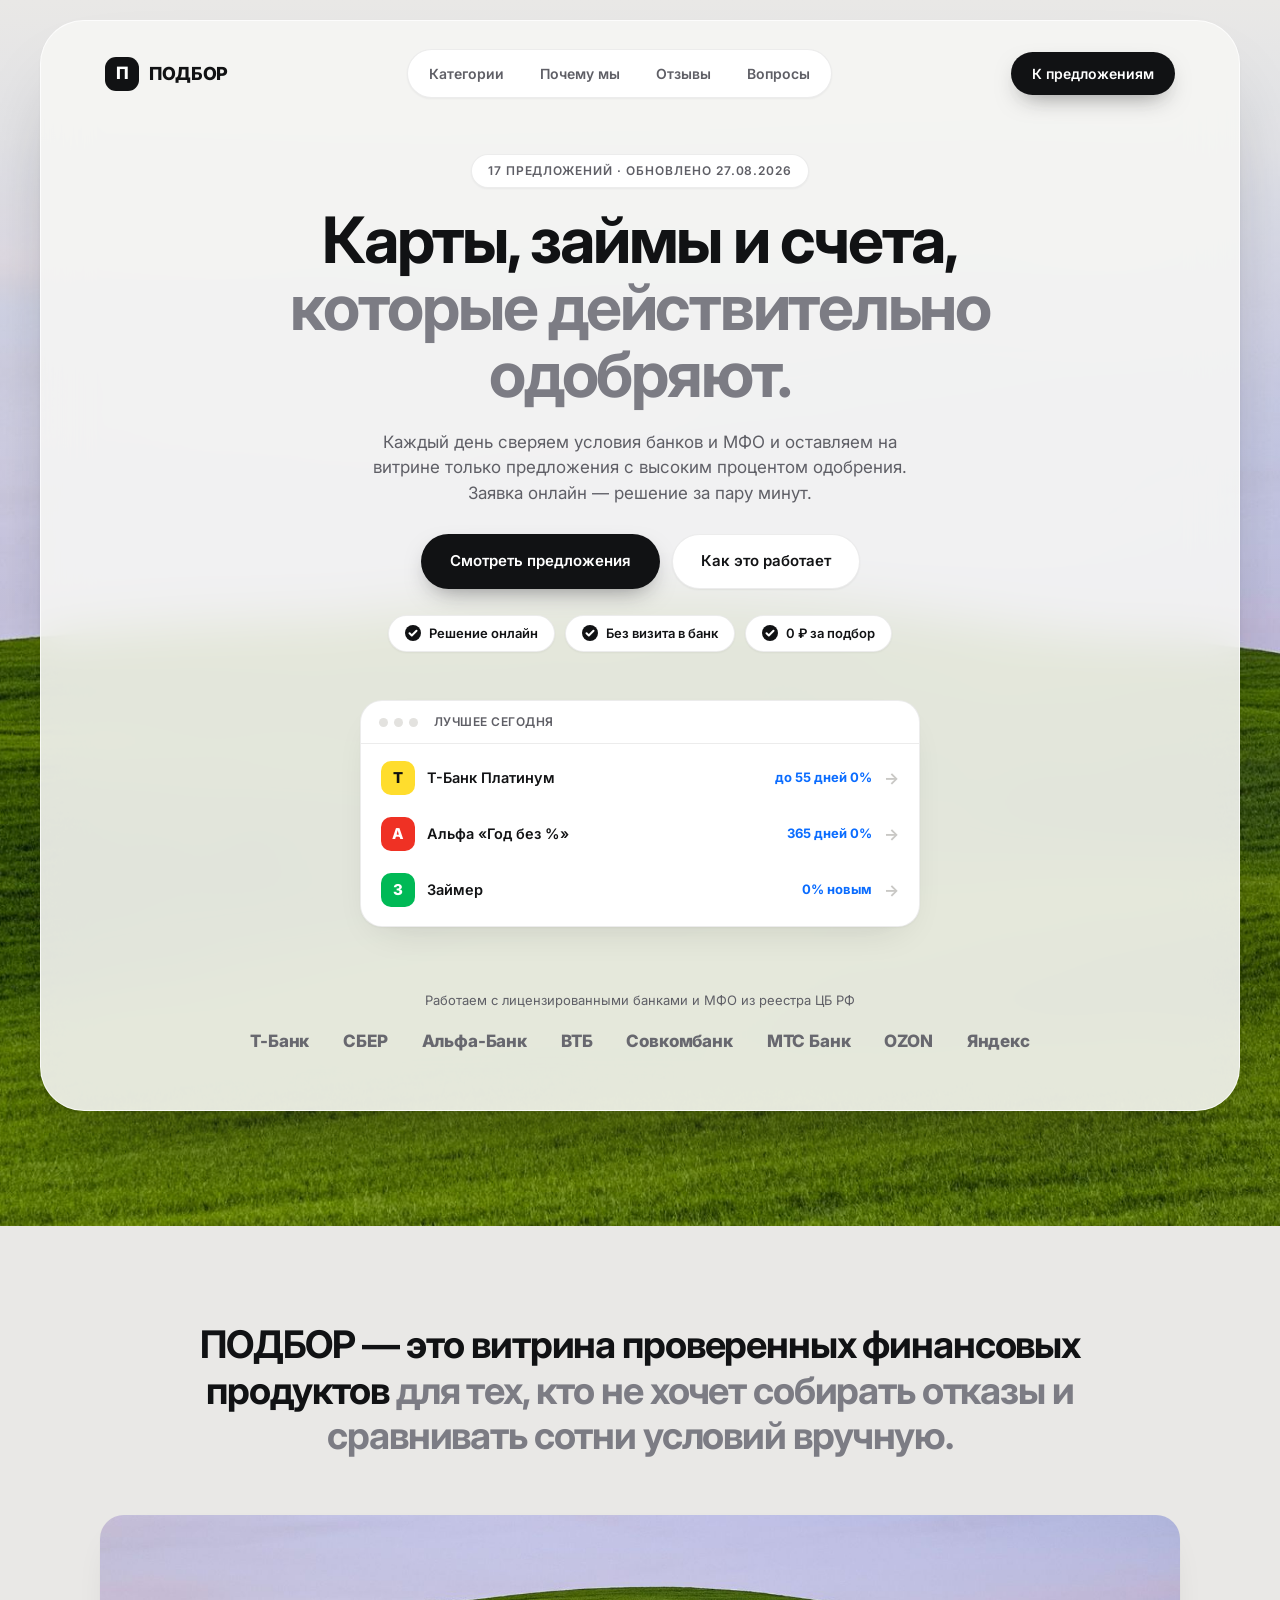
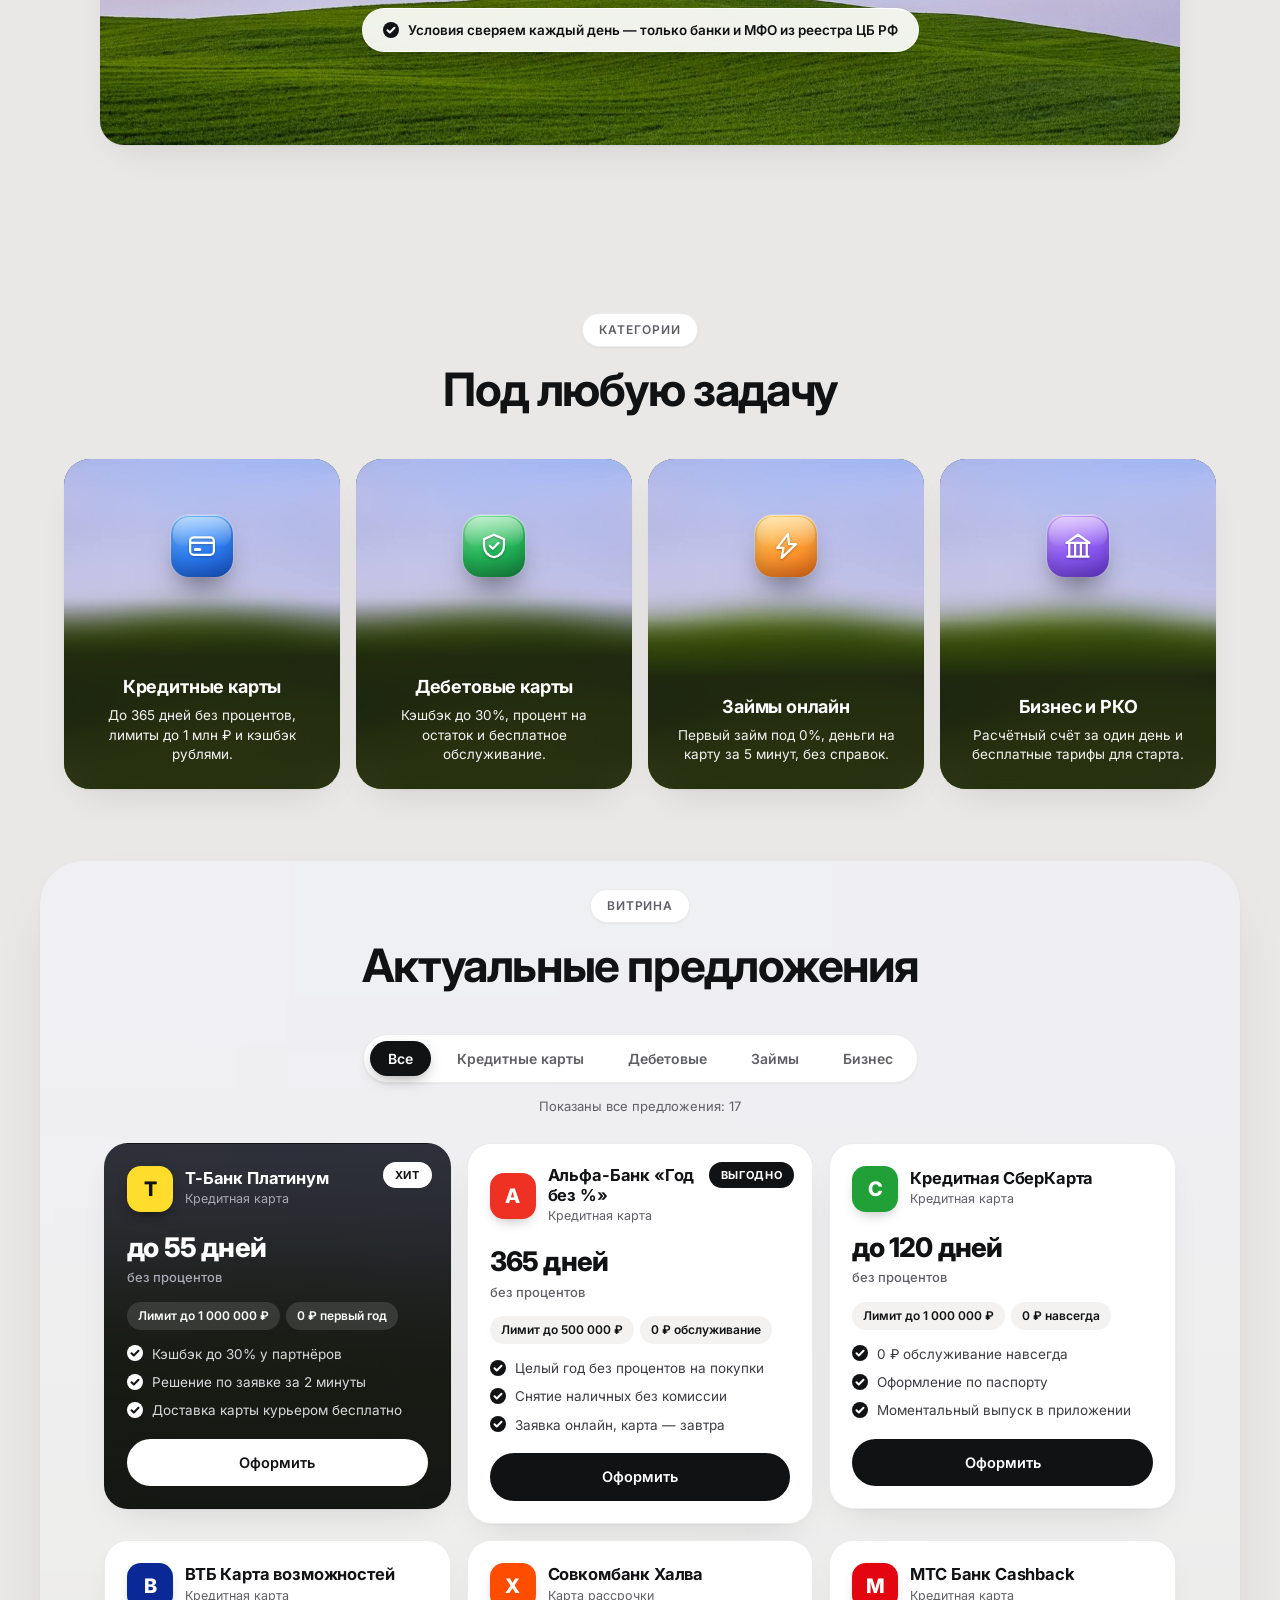
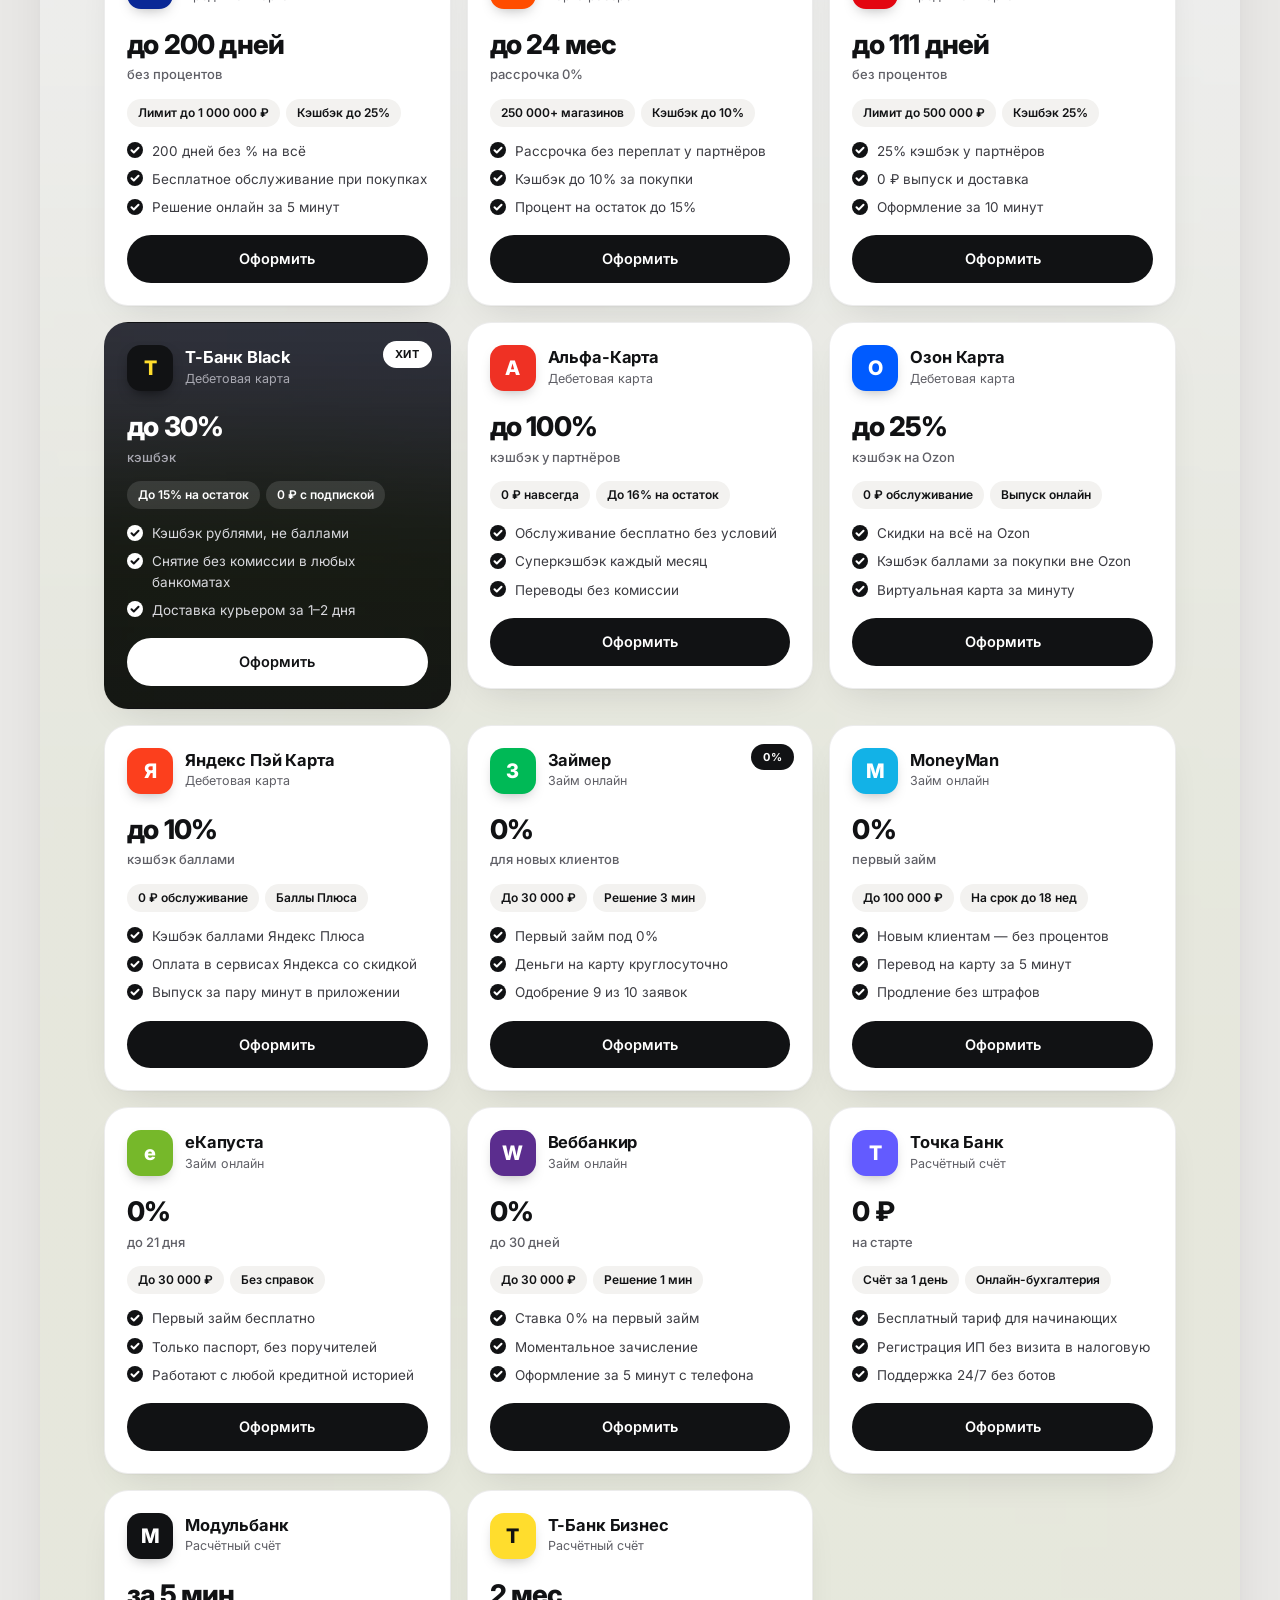
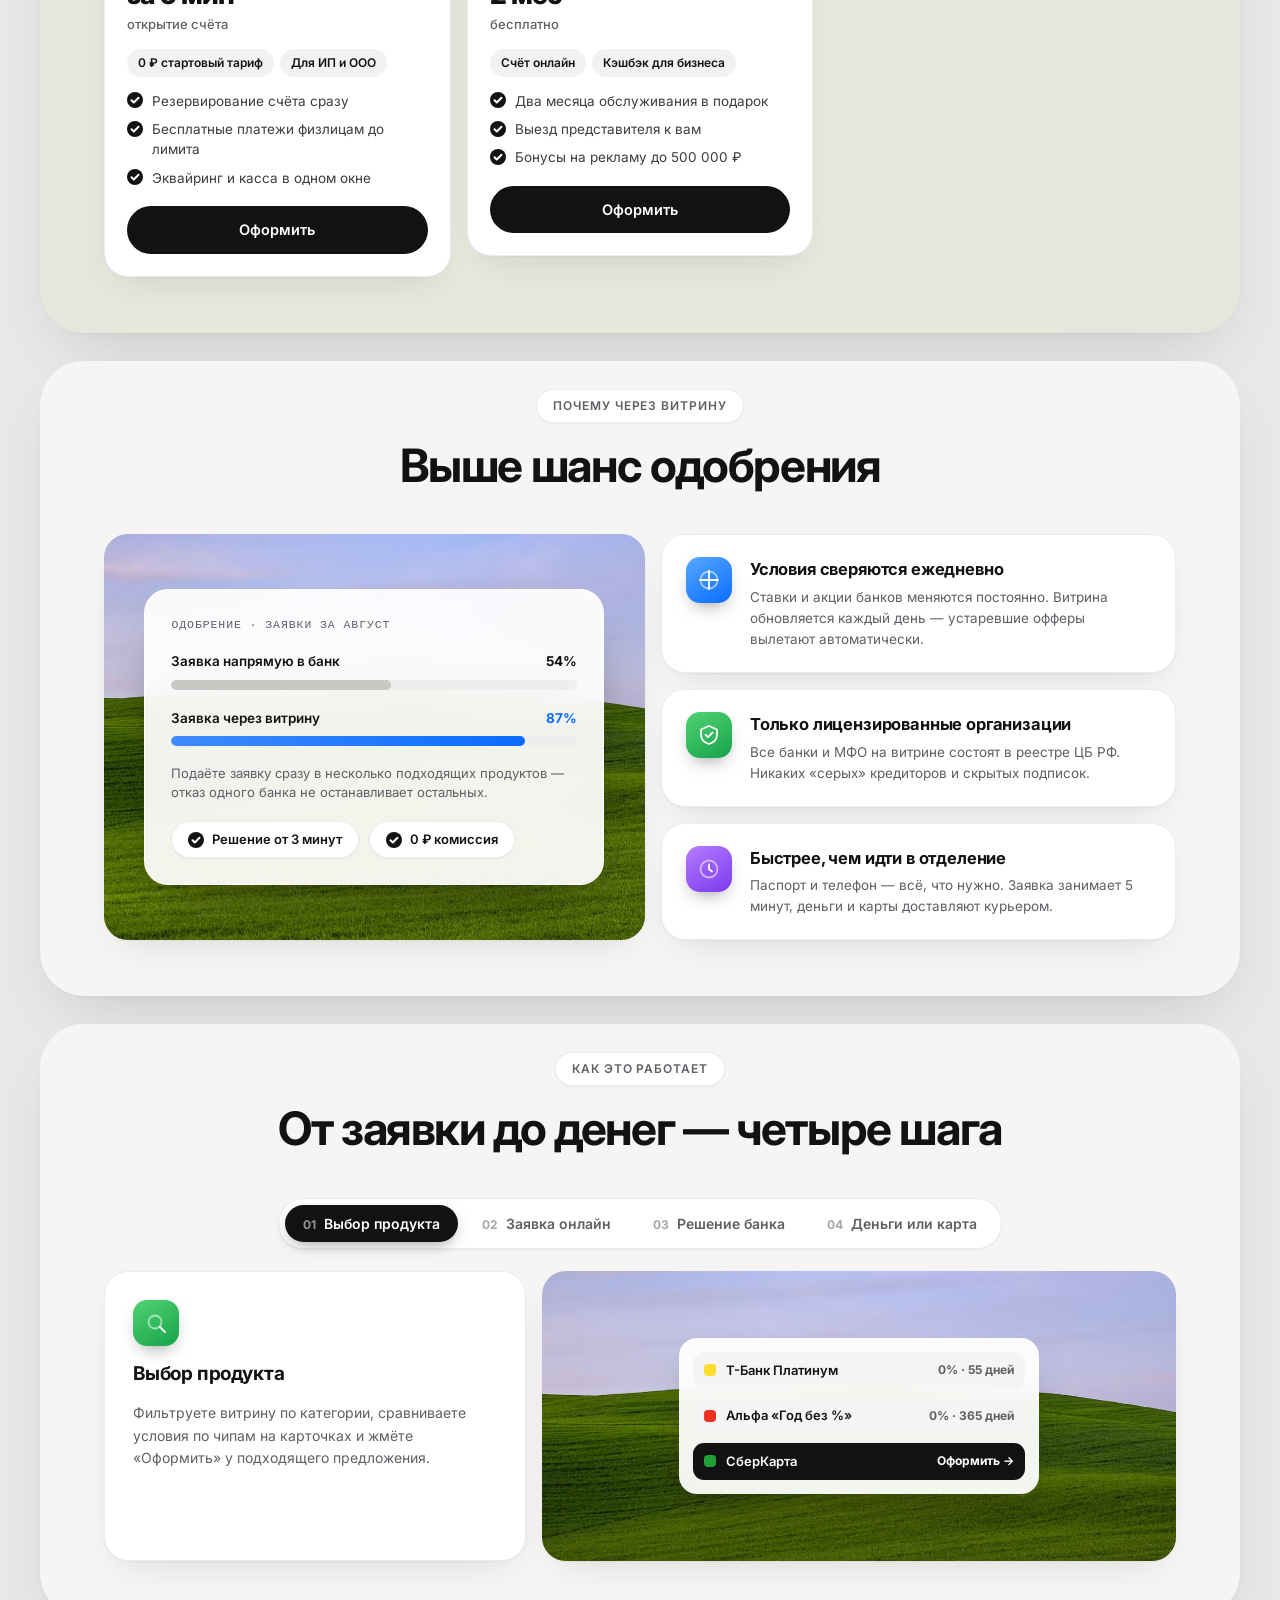
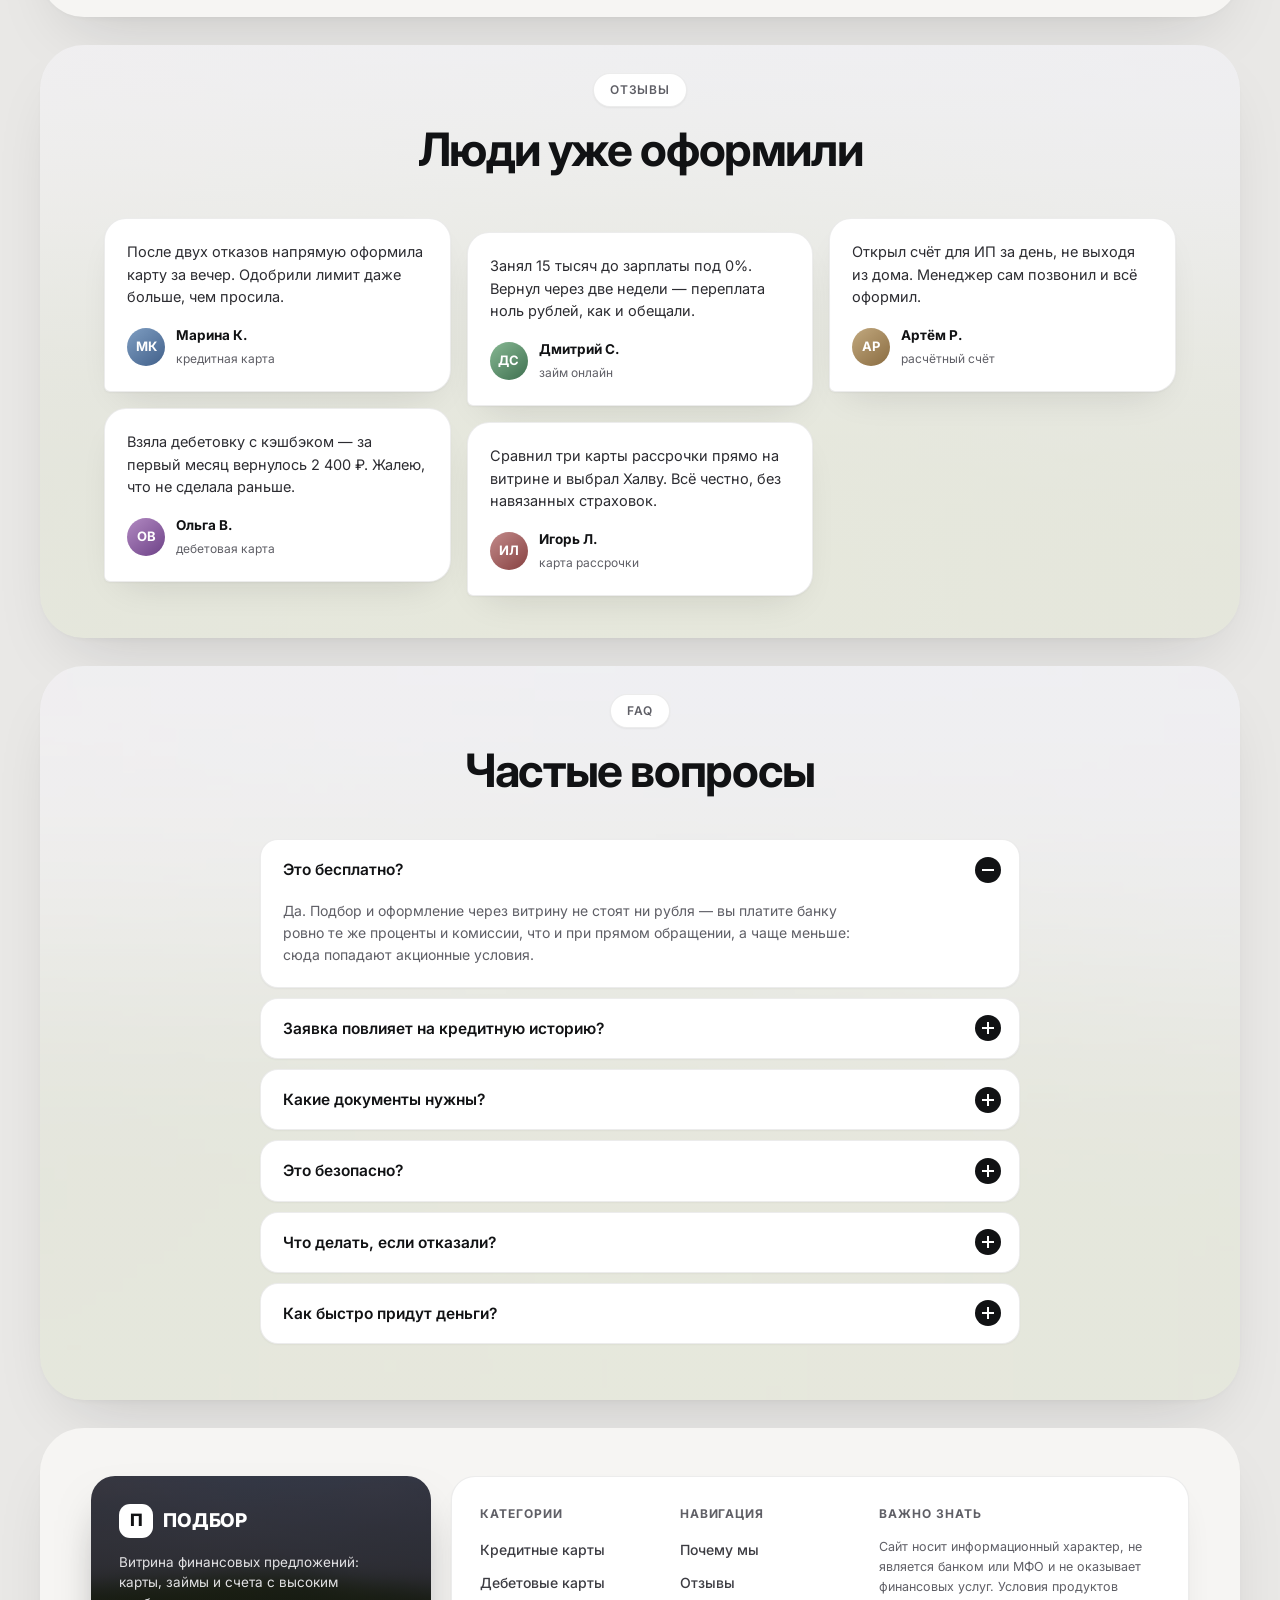
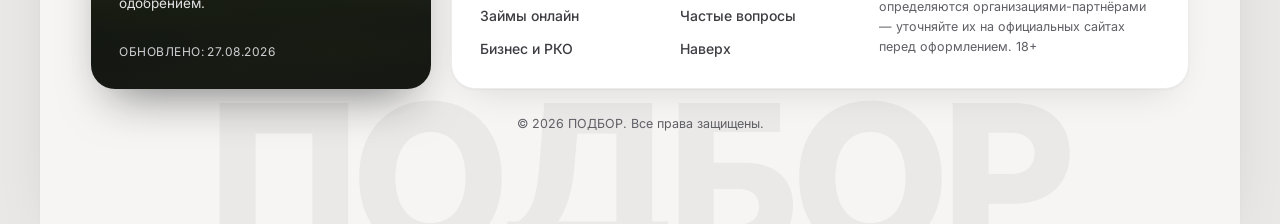
<file: index.html>
<!DOCTYPE html>
<html lang="ru">
<head>
  <meta charset="UTF-8">
  <meta name="viewport" content="width=device-width, initial-scale=1.0">
  <title>ПОДБОР — витрина финансовых предложений: карты, займы, счета</title>
  <meta name="description" content="Проверенные финансовые продукты с высоким одобрением: кредитные и дебетовые карты, займы онлайн, расчётные счета. Решение онлайн за пару минут.">
  <link rel="preconnect" href="https://fonts.googleapis.com">
  <link rel="preconnect" href="https://fonts.gstatic.com" crossorigin>
  <link href="https://fonts.googleapis.com/css2?family=Inter:wght@400;500;600;700;800&display=swap" rel="stylesheet">
  <link rel="stylesheet" href="css/style.css?v=20260904b">
  <link rel="icon" href="data:image/svg+xml,<svg xmlns='http://www.w3.org/2000/svg' viewBox='0 0 100 100'><rect width='100' height='100' rx='24' fill='%23111214'/><text x='50' y='68' font-size='52' text-anchor='middle' fill='white' font-family='Arial' font-weight='bold'>П</text></svg>">
</head>
<body>
  <a class="skip-link" href="#catalog">Перейти к предложениям</a>

  <div class="shell">

    <!-- ═══════════ HERO CARD ═══════════ -->
    <div class="hero-scene">
    <section class="super-card hero-card" aria-label="Главный экран">
      <header class="topbar">
        <a class="brand" href="#top" id="top">
          <span class="brand-mark" aria-hidden="true">П</span>
          <span class="brand-name" data-brand>ПОДБОР</span>
        </a>
        <nav class="topnav" aria-label="Основная навигация">
          <a href="#cats">Категории</a>
          <a href="#why">Почему мы</a>
          <a href="#reviews">Отзывы</a>
          <a href="#faq">Вопросы</a>
        </nav>
        <a class="btn btn-dark btn-sm" href="#catalog">К предложениям</a>
      </header>

      <div class="hero">
        <p class="chip-label"><span data-brand-count>17</span> предложений · обновлено <span data-updated>сегодня</span></p>
        <h1 class="hero-title">
          Карты, займы и счета,<br>
          <span class="dim">которые действительно одобряют.</span>
        </h1>
        <p class="hero-sub">
          Каждый день сверяем условия банков и МФО и оставляем на витрине только
          предложения с высоким процентом одобрения. Заявка онлайн — решение за пару минут.
        </p>
        <div class="hero-cta">
          <a class="btn btn-dark" href="#catalog">Смотреть предложения</a>
          <a class="btn btn-light" href="#steps">Как это работает</a>
        </div>
        <ul class="check-chips" aria-label="Преимущества">
          <li><svg class="i-check" viewBox="0 0 16 16" aria-hidden="true"><circle cx="8" cy="8" r="8"/><path class="tick" d="M4.5 8.2l2.3 2.3 4.7-4.8"/></svg>Решение онлайн</li>
          <li><svg class="i-check" viewBox="0 0 16 16" aria-hidden="true"><circle cx="8" cy="8" r="8"/><path class="tick" d="M4.5 8.2l2.3 2.3 4.7-4.8"/></svg>Без визита в банк</li>
          <li><svg class="i-check" viewBox="0 0 16 16" aria-hidden="true"><circle cx="8" cy="8" r="8"/><path class="tick" d="M4.5 8.2l2.3 2.3 4.7-4.8"/></svg>0 ₽ за подбор</li>
        </ul>

        <!-- мини-скрин "приложения" как в референсе -->
        <div class="hero-app" aria-hidden="true">
          <div class="hero-app-bar">
            <span class="ha-dot"></span><span class="ha-dot"></span><span class="ha-dot"></span>
            <span class="ha-title">Лучшее сегодня</span>
          </div>
          <div class="hero-app-rows">
            <div class="ha-row"><span class="ha-logo" style="--bg:#ffdd2d;--fg:#111">Т</span><span class="ha-name">Т-Банк Платинум</span><span class="ha-val">до 55 дней 0%</span><span class="ha-go">→</span></div>
            <div class="ha-row"><span class="ha-logo" style="--bg:#ef3124;--fg:#fff">А</span><span class="ha-name">Альфа «Год без %»</span><span class="ha-val">365 дней 0%</span><span class="ha-go">→</span></div>
            <div class="ha-row"><span class="ha-logo" style="--bg:#00b956;--fg:#fff">З</span><span class="ha-name">Займер</span><span class="ha-val">0% новым</span><span class="ha-go">→</span></div>
          </div>
        </div>
      </div>

      <div class="partners" aria-label="Банки-партнёры">
        <p class="partners-note">Работаем с лицензированными банками и МФО из реестра ЦБ РФ</p>
        <ul class="partners-row">
          <li>Т-Банк</li><li>СБЕР</li><li>Альфа-Банк</li><li>ВТБ</li>
          <li>Совкомбанк</li><li>МТС Банк</li><li>OZON</li><li>Яндекс</li>
        </ul>
      </div>
    </section>
    </div>

    <!-- ═══════════ ABOUT STATEMENT ═══════════ -->
    <section class="statement" aria-label="О сервисе">
      <h2 class="statement-title">
        <span data-brand>ПОДБОР</span> — это витрина проверенных финансовых
        продуктов <span class="dim">для тех, кто не хочет собирать отказы
        и сравнивать сотни условий вручную.</span>
      </h2>
      <div class="statement-strip">
        <p class="strip-chip"><svg class="i-check" viewBox="0 0 16 16" aria-hidden="true"><circle cx="8" cy="8" r="8"/><path class="tick" d="M4.5 8.2l2.3 2.3 4.7-4.8"/></svg>Условия сверяем каждый день — только банки и МФО из реестра ЦБ РФ</p>
      </div>
    </section>

    <!-- ═══════════ CATEGORIES ═══════════ -->
    <section class="section" id="cats" aria-labelledby="cats-title">
      <p class="chip-label">Категории</p>
      <h2 class="section-title" id="cats-title">Под любую задачу</h2>
      <ul class="cats-grid">
        <li>
          <a class="cat-card cat-credit" href="#catalog" data-goto-cat="credit">
            <span class="cat-icon ci-blue" aria-hidden="true">
              <svg viewBox="0 0 24 24"><rect x="2.5" y="5" width="19" height="14" rx="3"/><path d="M2.5 9.5h19" class="stroke"/><rect x="5.5" y="13.5" width="6" height="2.4" rx="1.2" class="lite"/></svg>
            </span>
            <span class="cat-body">
              <span class="cat-name">Кредитные карты</span>
              <span class="cat-desc">До 365 дней без процентов, лимиты до 1 млн ₽ и кэшбэк рублями.</span>
            </span>
          </a>
        </li>
        <li>
          <a class="cat-card cat-debit" href="#catalog" data-goto-cat="debit">
            <span class="cat-icon ci-green" aria-hidden="true">
              <svg viewBox="0 0 24 24"><path d="M12 3l8 3.5v5c0 5-3.4 8.3-8 9.5-4.6-1.2-8-4.5-8-9.5v-5L12 3z"/><path class="tickw" d="M8.6 11.8l2.4 2.4 4.6-4.7"/></svg>
            </span>
            <span class="cat-body">
              <span class="cat-name">Дебетовые карты</span>
              <span class="cat-desc">Кэшбэк до 30%, процент на остаток и бесплатное обслуживание.</span>
            </span>
          </a>
        </li>
        <li>
          <a class="cat-card cat-mfo" href="#catalog" data-goto-cat="mfo">
            <span class="cat-icon ci-amber" aria-hidden="true">
              <svg viewBox="0 0 24 24"><path d="M13.5 2.5L5 13.5h5l-1.5 8L20 10.5h-5.5l-1-8z"/></svg>
            </span>
            <span class="cat-body">
              <span class="cat-name">Займы онлайн</span>
              <span class="cat-desc">Первый займ под 0%, деньги на карту за 5 минут, без справок.</span>
            </span>
          </a>
        </li>
        <li>
          <a class="cat-card cat-rko" href="#catalog" data-goto-cat="rko">
            <span class="cat-icon ci-violet" aria-hidden="true">
              <svg viewBox="0 0 24 24"><path d="M3.5 20.5h17M5 20.5V10m4.7 10.5V10m4.6 10.5V10M19 20.5V10M2.8 9.5L12 3l9.2 6.5H2.8z"/></svg>
            </span>
            <span class="cat-body">
              <span class="cat-name">Бизнес и РКО</span>
              <span class="cat-desc">Расчётный счёт за один день и бесплатные тарифы для старта.</span>
            </span>
          </a>
        </li>
      </ul>
    </section>

    <!-- ═══════════ CATALOG CARD ═══════════ -->
    <section class="super-card catalog-card" id="catalog" aria-labelledby="catalog-title" tabindex="-1">
      <p class="chip-label">Витрина</p>
      <h2 class="section-title" id="catalog-title">Актуальные предложения</h2>

      <div class="filters" role="group" aria-label="Фильтр по категориям">
        <button type="button" class="filter-btn" data-filter="all" aria-pressed="true">Все</button>
        <button type="button" class="filter-btn" data-filter="credit" aria-pressed="false">Кредитные карты</button>
        <button type="button" class="filter-btn" data-filter="debit" aria-pressed="false">Дебетовые</button>
        <button type="button" class="filter-btn" data-filter="mfo" aria-pressed="false">Займы</button>
        <button type="button" class="filter-btn" data-filter="rko" aria-pressed="false">Бизнес</button>
      </div>

      <p class="filter-status" role="status" aria-live="polite" data-count-line>Показаны все предложения</p>

      <ul class="offers-grid" data-offers>
        <!-- рендерится из data.js -->
      </ul>
      <noscript>
        <p class="noscript-note">Для отображения каталога включите JavaScript — либо напишите нам, пришлём подборку вручную.</p>
      </noscript>
    </section>

    <!-- ═══════════ WHY ═══════════ -->
    <section class="super-card why-card" id="why" aria-labelledby="why-title">
      <p class="chip-label">Почему через витрину</p>
      <h2 class="section-title" id="why-title">Выше шанс одобрения</h2>

      <div class="why-grid">
        <div class="why-visual">
        <div class="why-stats glass-card">
          <p class="mono-label">Одобрение · заявки за август</p>
          <div class="bar-row">
            <div class="bar-head"><span>Заявка напрямую в банк</span><b>54%</b></div>
            <div class="bar-track"><div class="bar-fill bar-grey" style="--w:54%"></div></div>
          </div>
          <div class="bar-row">
            <div class="bar-head"><span>Заявка через витрину</span><b class="accent">87%</b></div>
            <div class="bar-track"><div class="bar-fill bar-accent" style="--w:87%"></div></div>
          </div>
          <p class="mono-label why-foot">Подаёте заявку сразу в несколько подходящих продуктов — отказ одного банка не останавливает остальных.</p>
          <ul class="check-chips check-chips-tight" aria-label="Факты">
            <li><svg class="i-check" viewBox="0 0 16 16" aria-hidden="true"><circle cx="8" cy="8" r="8"/><path class="tick" d="M4.5 8.2l2.3 2.3 4.7-4.8"/></svg>Решение от 3 минут</li>
            <li><svg class="i-check" viewBox="0 0 16 16" aria-hidden="true"><circle cx="8" cy="8" r="8"/><path class="tick" d="M4.5 8.2l2.3 2.3 4.7-4.8"/></svg>0 ₽ комиссия</li>
          </ul>
        </div>
        </div>

        <div class="why-points">
          <div class="why-point glass-card">
            <span class="app-icon ai-blue" aria-hidden="true">
              <svg viewBox="0 0 24 24"><path d="M12 3v18M3 12h18" class="rot45"/><circle cx="12" cy="12" r="8.5" class="ring"/></svg>
            </span>
            <div>
              <h3>Условия сверяются ежедневно</h3>
              <p>Ставки и акции банков меняются постоянно. Витрина обновляется каждый день — устаревшие офферы вылетают автоматически.</p>
            </div>
          </div>
          <div class="why-point glass-card">
            <span class="app-icon ai-green" aria-hidden="true">
              <svg viewBox="0 0 24 24"><path d="M12 3l8 3.5v5c0 5-3.4 8.3-8 9.5-4.6-1.2-8-4.5-8-9.5v-5L12 3z"/><path class="tickw" d="M8.6 11.8l2.4 2.4 4.6-4.7"/></svg>
            </span>
            <div>
              <h3>Только лицензированные организации</h3>
              <p>Все банки и МФО на витрине состоят в реестре ЦБ РФ. Никаких «серых» кредиторов и скрытых подписок.</p>
            </div>
          </div>
          <div class="why-point glass-card">
            <span class="app-icon ai-violet" aria-hidden="true">
              <svg viewBox="0 0 24 24"><circle cx="12" cy="12" r="8.5" class="ring"/><path d="M12 7.5V12l3 2.5"/></svg>
            </span>
            <div>
              <h3>Быстрее, чем идти в отделение</h3>
              <p>Паспорт и телефон — всё, что нужно. Заявка занимает 5 минут, деньги и карты доставляют курьером.</p>
            </div>
          </div>
        </div>
      </div>
    </section>

    <!-- ═══════════ STEPS (табы как в референсе) ═══════════ -->
    <section class="super-card steps-card" id="steps" aria-labelledby="steps-title">
      <p class="chip-label">Как это работает</p>
      <h2 class="section-title" id="steps-title">От заявки до денег — четыре шага</h2>

      <div class="steps-tabs" role="tablist" aria-label="Шаги оформления">
        <button class="steps-tab" role="tab" id="step-tab-1" aria-controls="step-panel-1" aria-selected="true"><span class="step-num" aria-hidden="true">01</span>Выбор продукта</button>
        <button class="steps-tab" role="tab" id="step-tab-2" aria-controls="step-panel-2" aria-selected="false" tabindex="-1"><span class="step-num" aria-hidden="true">02</span>Заявка онлайн</button>
        <button class="steps-tab" role="tab" id="step-tab-3" aria-controls="step-panel-3" aria-selected="false" tabindex="-1"><span class="step-num" aria-hidden="true">03</span>Решение банка</button>
        <button class="steps-tab" role="tab" id="step-tab-4" aria-controls="step-panel-4" aria-selected="false" tabindex="-1"><span class="step-num" aria-hidden="true">04</span>Деньги или карта</button>
      </div>

      <div class="steps-panel" role="tabpanel" id="step-panel-1" aria-labelledby="step-tab-1">
        <div class="step-info glass-card">
          <span class="app-icon ai-green" aria-hidden="true">
            <svg viewBox="0 0 24 24"><circle cx="11" cy="11" r="6.5" class="ring"/><path d="M15.8 15.8L21 21"/></svg>
          </span>
          <h3>Выбор продукта</h3>
          <p>Фильтруете витрину по категории, сравниваете условия по чипам на карточках и жмёте «Оформить» у подходящего предложения.</p>
        </div>
        <div class="step-visual sv-1" aria-hidden="true">
          <div class="step-mini">
            <div class="sm-row"><span class="sm-dot" style="background:#ffdd2d"></span><span>Т-Банк Платинум</span><b>0% · 55 дней</b></div>
            <div class="sm-row"><span class="sm-dot" style="background:#ef3124"></span><span>Альфа «Год без %»</span><b>0% · 365 дней</b></div>
            <div class="sm-row sm-row-active"><span class="sm-dot" style="background:#21a038"></span><span>СберКарта</span><b>Оформить →</b></div>
          </div>
        </div>
      </div>

      <div class="steps-panel" role="tabpanel" id="step-panel-2" aria-labelledby="step-tab-2" hidden>
        <div class="step-info glass-card">
          <span class="app-icon ai-blue" aria-hidden="true">
            <svg viewBox="0 0 24 24"><rect x="4" y="3" width="16" height="18" rx="3"/><path d="M8 8h8M8 12h8M8 16h5"/></svg>
          </span>
          <h3>Заявка онлайн</h3>
          <p>Заполняете короткую анкету на официальном сайте банка. Понадобятся только паспорт и телефон — это занимает около пяти минут.</p>
        </div>
        <div class="step-visual sv-2" aria-hidden="true">
          <div class="step-mini">
            <div class="sm-field"><span>ФИО</span><i></i></div>
            <div class="sm-field"><span>Паспорт</span><i style="width:60%"></i></div>
            <div class="sm-field"><span>Телефон</span><i style="width:45%"></i></div>
            <div class="sm-btn">Отправить</div>
          </div>
        </div>
      </div>

      <div class="steps-panel" role="tabpanel" id="step-panel-3" aria-labelledby="step-tab-3" hidden>
        <div class="step-info glass-card">
          <span class="app-icon ai-violet" aria-hidden="true">
            <svg viewBox="0 0 24 24"><circle cx="12" cy="12" r="8.5" class="ring"/><path d="M12 7.5V12l3 2.5"/></svg>
          </span>
          <h3>Решение банка</h3>
          <p>Ответ приходит от 3 минут в СМС. Если отказали — возвращаетесь на витрину и подаёте заявку в соседний продукт: у каждого банка свои критерии.</p>
        </div>
        <div class="step-visual sv-3" aria-hidden="true">
          <div class="step-mini step-mini-center">
            <span class="sm-check">✓</span>
            <b>Одобрено</b>
            <span class="sm-sub">лимит 120 000 ₽</span>
          </div>
        </div>
      </div>

      <div class="steps-panel" role="tabpanel" id="step-panel-4" aria-labelledby="step-tab-4" hidden>
        <div class="step-info glass-card">
          <span class="app-icon ai-green" aria-hidden="true">
            <svg viewBox="0 0 24 24"><path d="M3 12h13M12 5l7 7-7 7"/></svg>
          </span>
          <h3>Деньги или карта</h3>
          <p>Займ зачисляется на карту сразу после одобрения, круглосуточно. Пластиковую карту бесплатно привозит курьер за 1–3 дня, виртуальная доступна мгновенно.</p>
        </div>
        <div class="step-visual sv-4" aria-hidden="true">
          <div class="step-mini step-mini-center">
            <span class="sm-check">₽</span>
            <b>+ 30 000 ₽</b>
            <span class="sm-sub">зачислено на карту</span>
          </div>
        </div>
      </div>
    </section>

    <!-- ═══════════ REVIEWS ═══════════ -->
    <section class="super-card reviews-card" id="reviews" aria-labelledby="reviews-title">
      <p class="chip-label">Отзывы</p>
      <h2 class="section-title" id="reviews-title">Люди уже оформили</h2>
      <ul class="bubbles">
        <li class="bubble">
          <blockquote>После двух отказов напрямую оформила карту за вечер. Одобрили лимит даже больше, чем просила.</blockquote>
          <footer><span class="ava ava-1" aria-hidden="true">МК</span><div><b>Марина К.</b><span>кредитная карта</span></div></footer>
        </li>
        <li class="bubble">
          <blockquote>Занял 15 тысяч до зарплаты под 0%. Вернул через две недели — переплата ноль рублей, как и обещали.</blockquote>
          <footer><span class="ava ava-2" aria-hidden="true">ДС</span><div><b>Дмитрий С.</b><span>займ онлайн</span></div></footer>
        </li>
        <li class="bubble">
          <blockquote>Открыл счёт для ИП за день, не выходя из дома. Менеджер сам позвонил и всё оформил.</blockquote>
          <footer><span class="ava ava-3" aria-hidden="true">АР</span><div><b>Артём Р.</b><span>расчётный счёт</span></div></footer>
        </li>
        <li class="bubble">
          <blockquote>Взяла дебетовку с кэшбэком — за первый месяц вернулось 2 400 ₽. Жалею, что не сделала раньше.</blockquote>
          <footer><span class="ava ava-4" aria-hidden="true">ОВ</span><div><b>Ольга В.</b><span>дебетовая карта</span></div></footer>
        </li>
        <li class="bubble">
          <blockquote>Сравнил три карты рассрочки прямо на витрине и выбрал Халву. Всё честно, без навязанных страховок.</blockquote>
          <footer><span class="ava ava-5" aria-hidden="true">ИЛ</span><div><b>Игорь Л.</b><span>карта рассрочки</span></div></footer>
        </li>
      </ul>
    </section>

    <!-- ═══════════ FAQ ═══════════ -->
    <section class="super-card faq-card" id="faq" aria-labelledby="faq-title">
      <p class="chip-label">FAQ</p>
      <h2 class="section-title" id="faq-title">Частые вопросы</h2>
      <div class="faq-list">
        <details open>
          <summary>Это бесплатно?</summary>
          <p>Да. Подбор и оформление через витрину не стоят ни рубля — вы платите банку ровно те же проценты и комиссии, что и при прямом обращении, а чаще меньше: сюда попадают акционные условия.</p>
        </details>
        <details>
          <summary>Заявка повлияет на кредитную историю?</summary>
          <p>Просмотр предложений — нет. Запрос в бюро кредитных историй банк делает только после того, как вы отправите анкету на конкретный продукт и подтвердите согласие.</p>
        </details>
        <details>
          <summary>Какие документы нужны?</summary>
          <p>Для большинства продуктов достаточно паспорта РФ и номера телефона. Для крупных лимитов банк может попросить СНИЛС или справку о доходах — это будет видно в анкете.</p>
        </details>
        <details>
          <summary>Это безопасно?</summary>
          <p>Витрина не собирает и не хранит ваши документы: по кнопке «Оформить» вы переходите на официальный сайт банка или МФО и заполняете заявку там, в их защищённом контуре.</p>
        </details>
        <details>
          <summary>Что делать, если отказали?</summary>
          <p>Подать заявку в соседний продукт из той же категории — у каждого банка свои критерии, и отказ одного ничего не говорит про остальных. Именно так работает высокий процент одобрения витрины.</p>
        </details>
        <details>
          <summary>Как быстро придут деньги?</summary>
          <p>Займы зачисляются на карту в среднем за 5–15 минут после одобрения, круглосуточно. Кредитные карты доставляет курьер за 1–3 дня, виртуальные выпускаются мгновенно.</p>
        </details>
      </div>
    </section>

    <!-- ═══════════ FOOTER ═══════════ -->
    <footer class="footer" aria-label="Подвал сайта">
      <div class="footer-grid">
        <div class="footer-brandcard">
          <p class="footer-logo"><span class="brand-mark brand-mark-inv" aria-hidden="true">П</span> <span data-brand>ПОДБОР</span></p>
          <p class="footer-tag">Витрина финансовых предложений: карты, займы и счета с высоким одобрением.</p>
          <p class="footer-note">Обновлено: <span data-updated>сегодня</span></p>
        </div>
        <nav class="footer-cols" aria-label="Карта сайта">
          <div>
            <h3>Категории</h3>
            <ul>
              <li><a href="#catalog" data-goto-cat="credit">Кредитные карты</a></li>
              <li><a href="#catalog" data-goto-cat="debit">Дебетовые карты</a></li>
              <li><a href="#catalog" data-goto-cat="mfo">Займы онлайн</a></li>
              <li><a href="#catalog" data-goto-cat="rko">Бизнес и РКО</a></li>
            </ul>
          </div>
          <div>
            <h3>Навигация</h3>
            <ul>
              <li><a href="#why">Почему мы</a></li>
              <li><a href="#reviews">Отзывы</a></li>
              <li><a href="#faq">Частые вопросы</a></li>
              <li><a href="#top">Наверх</a></li>
            </ul>
          </div>
          <div class="footer-legal">
            <h3>Важно знать</h3>
            <p>Сайт носит информационный характер, не является банком или МФО и не оказывает финансовых услуг. Условия продуктов определяются организациями-партнёрами — уточняйте их на официальных сайтах перед оформлением. 18+</p>
          </div>
        </nav>
      </div>
      <p class="footer-copy">© 2026 <span data-brand>ПОДБОР</span>. Все права защищены.</p>
      <p class="footer-watermark" aria-hidden="true" data-brand>ПОДБОР</p>
    </footer>

  </div>

  <script src="data.js?v=20260904"></script>
  <script src="js/main.js?v=20260904"></script>
</body>
</html>
</file>
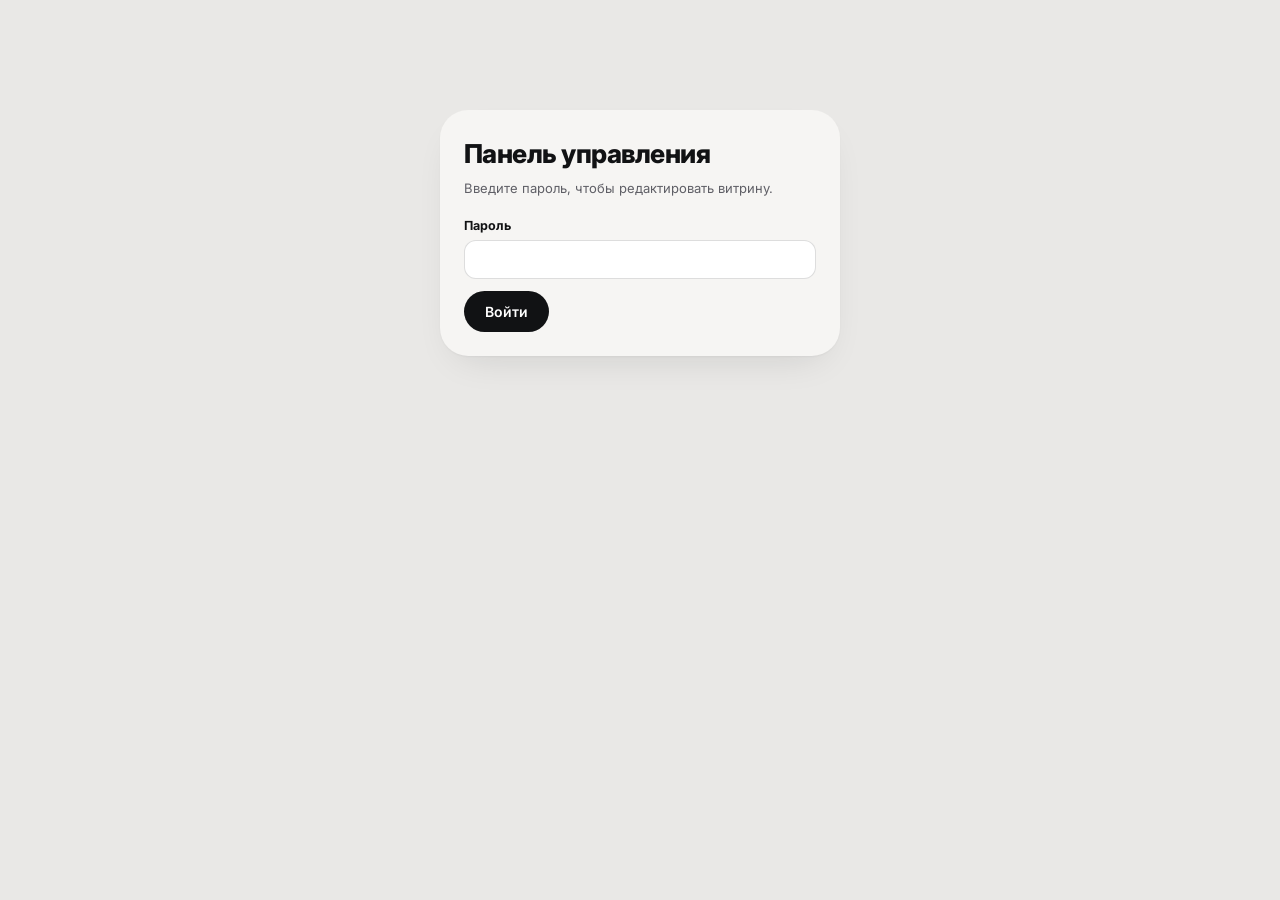
<file: panel.html>
<!DOCTYPE html>
<html lang="ru">
<head>
<meta charset="UTF-8">
<meta name="viewport" content="width=device-width, initial-scale=1.0">
<title>Панель управления — ПОДБОР</title>
<meta name="robots" content="noindex, nofollow">
<link rel="preconnect" href="https://fonts.googleapis.com">
<link rel="preconnect" href="https://fonts.gstatic.com" crossorigin>
<link href="https://fonts.googleapis.com/css2?family=Inter:wght@400;500;600;700;800&display=swap" rel="stylesheet">
<style>
:root{
  --bg:#e9e8e6;--card:#f6f5f3;--white:#fff;--ink:#111214;--ink2:#5f5f66;
  --hair:rgba(17,18,20,.08);--r:18px;--pill:999px;
  --shadow:0 1px 2px rgba(17,18,20,.04),0 16px 40px -20px rgba(17,18,20,.16);
  --font:"Inter",-apple-system,BlinkMacSystemFont,"Segoe UI",sans-serif;
}
*{margin:0;padding:0;box-sizing:border-box}
body{font-family:var(--font);background:var(--bg);color:var(--ink);font-size:15px;line-height:1.5;padding:20px}
:focus-visible{outline:2px solid var(--ink);outline-offset:2px;border-radius:6px}
.wrap{max-width:980px;margin:0 auto}
h1{font-size:26px;letter-spacing:-.02em;font-weight:800}
h2{font-size:18px;letter-spacing:-.01em;margin-bottom:12px}
.muted{color:var(--ink2);font-size:13px}
.topbar{display:flex;align-items:center;justify-content:space-between;gap:12px;flex-wrap:wrap;margin-bottom:20px}
.badge{background:var(--white);border:1px solid var(--hair);border-radius:var(--pill);padding:6px 14px;font-size:12px;font-weight:600;color:var(--ink2)}
.card{background:var(--card);border-radius:28px;box-shadow:var(--shadow);padding:24px;margin-bottom:18px}
.btn{display:inline-flex;align-items:center;justify-content:center;gap:8px;border:1px solid transparent;border-radius:var(--pill);
  padding:11px 20px;font-family:inherit;font-size:14px;font-weight:600;cursor:pointer;transition:.15s;background:var(--ink);color:#fff}
.btn:hover{background:#24252a}
.btn-light{background:var(--white);color:var(--ink);border-color:var(--hair)}
.btn-light:hover{background:#fbfaf9}
.btn-danger{background:#fff0f0;color:#b3261e;border-color:#f3d5d3}
.btn-danger:hover{background:#ffe4e2}
.btn-sm{padding:7px 14px;font-size:13px}
label{display:block;font-size:12.5px;font-weight:700;margin-bottom:5px}
input[type=text],input[type=url],input[type=password],textarea,select{
  width:100%;font-family:inherit;font-size:14px;color:var(--ink);
  background:var(--white);border:1px solid rgba(17,18,20,.14);border-radius:12px;padding:10px 12px}
input::placeholder,textarea::placeholder{color:#8a8a90}
textarea{min-height:74px;resize:vertical}
input:focus,textarea:focus,select:focus{outline:2px solid var(--ink);outline-offset:1px}
fieldset{border:1px solid var(--hair);border-radius:16px;padding:14px;margin-top:12px}
legend{font-size:12px;font-weight:700;letter-spacing:.06em;text-transform:uppercase;color:var(--ink2);padding:0 6px}
.grid2{display:grid;grid-template-columns:1fr 1fr;gap:12px}
.grid3{display:grid;grid-template-columns:1fr 1fr 1fr;gap:12px}
.field{margin-bottom:12px}
.offer-row{background:var(--white);border:1px solid var(--hair);border-radius:20px;box-shadow:var(--shadow);margin-bottom:14px;overflow:hidden}
.offer-row>summary{list-style:none;display:flex;align-items:center;gap:12px;padding:14px 18px;cursor:pointer}
.offer-row>summary::-webkit-details-marker{display:none}
.offer-row[open]>summary{border-bottom:1px solid var(--hair)}
.row-logo{width:38px;height:38px;flex:none;border-radius:11px;display:inline-flex;align-items:center;justify-content:center;font-weight:800;font-size:16px;overflow:hidden}
.row-logo img{width:100%;height:100%;object-fit:cover}
.row-name{font-weight:700;flex:1}
.row-cat{font-size:12px;color:var(--ink2)}
.row-body{padding:18px}
.row-actions{display:flex;gap:8px;flex-wrap:wrap;margin-top:14px}
.toolbar{display:flex;gap:10px;flex-wrap:wrap;align-items:center}
.status{position:fixed;left:50%;bottom:24px;transform:translateX(-50%);background:var(--ink);color:#fff;
  border-radius:var(--pill);padding:12px 22px;font-weight:600;font-size:14px;box-shadow:0 20px 40px -12px rgba(0,0,0,.4);
  opacity:0;pointer-events:none;transition:opacity .25s}
.status.show{opacity:1}
.login{max-width:400px;margin:10vh auto}
.hint{font-size:12.5px;color:var(--ink2);margin-top:6px}
.err{color:#b3261e;font-size:13px;font-weight:600;margin-top:8px}
.hidden{display:none!important}
@media(max-width:720px){.grid2,.grid3{grid-template-columns:1fr}}
@media (prefers-reduced-motion: reduce){*{transition:none!important}}
</style>
</head>
<body>

<!-- ═══ ВХОД ═══ -->
<div class="login card" id="login-card">
  <h1 style="margin-bottom:6px">Панель управления</h1>
  <p class="muted" style="margin-bottom:18px">Введите пароль, чтобы редактировать витрину.</p>
  <form id="login-form">
    <div class="field">
      <label for="pass">Пароль</label>
      <input type="password" id="pass" autocomplete="current-password" required>
      <p class="err hidden" id="pass-err" role="alert">Неверный пароль, попробуйте ещё раз.</p>
    </div>
    <button class="btn" type="submit">Войти</button>
  </form>
</div>

<!-- ═══ ПАНЕЛЬ ═══ -->
<div class="wrap hidden" id="panel">
  <div class="topbar">
    <div>
      <h1>Витрина · админка</h1>
      <p class="muted">Правки сохраняются в этом браузере и сразу видны на сайте. Для публикации на хостинг — «Скачать data.js».</p>
    </div>
    <span class="badge" id="count-badge">0 офферов</span>
  </div>

  <div class="card">
    <h2>Настройки сайта</h2>
    <div class="grid3">
      <div class="field">
        <label for="site-brand">Название (бренд)</label>
        <input type="text" id="site-brand">
      </div>
      <div class="field">
        <label for="site-updated">Дата «обновлено»</label>
        <input type="text" id="site-updated" placeholder="например 27.08.2026">
      </div>
      <div class="field">
        <label for="site-tagline">Подпись бренда</label>
        <input type="text" id="site-tagline">
      </div>
    </div>
  </div>

  <div class="card">
    <div class="topbar" style="margin-bottom:14px">
      <h2 style="margin:0">Предложения</h2>
      <button class="btn btn-sm" type="button" id="add-btn">+ Добавить оффер</button>
    </div>
    <div id="offers-list"></div>
  </div>

  <div class="card">
    <h2>Сохранение</h2>
    <div class="toolbar">
      <button class="btn" type="button" id="save-btn">Сохранить на сайт</button>
      <button class="btn btn-light" type="button" id="export-btn">Скачать data.js</button>
      <a class="btn btn-light" href="index.html" target="_blank" rel="noopener">Открыть сайт<span class="visually-hidden"> (откроется в новой вкладке)</span></a>
      <button class="btn btn-danger" type="button" id="reset-btn">Сбросить правки</button>
    </div>
    <p class="hint">«Сохранить» — правки применяются в этом браузере (localStorage), сайт их подхватывает мгновенно.
    «Скачать data.js» — файл для загрузки на хостинг вместо старого, тогда правки увидят все посетители.</p>
  </div>
</div>

<p class="status" id="status" role="status" aria-live="polite"></p>

<script src="data.js"></script>
<script>
(function(){
"use strict";
var PASS = "podbor2026";
var CATS = { credit:"Кредитные карты", debit:"Дебетовые карты", mfo:"Займы онлайн", rko:"Бизнес и РКО" };

var data = load();
function load(){
  try{
    var raw = localStorage.getItem("vitrina_data");
    if(raw){ var p = JSON.parse(raw); if(p && p.offers) return p; }
  }catch(e){}
  return JSON.parse(JSON.stringify(window.VITRINA || {brand:"ПОДБОР",offers:[]}));
}

function esc(s){return String(s==null?"":s).replace(/[&<>"']/g,function(c){return{"&":"&amp;","<":"&lt;",">":"&gt;",'"':"&quot;","'":"&#39;"}[c];});}

var statusEl = document.getElementById("status");
var statusTimer;
function say(msg){
  statusEl.textContent = msg;
  statusEl.classList.add("show");
  clearTimeout(statusTimer);
  statusTimer = setTimeout(function(){ statusEl.classList.remove("show"); }, 2600);
}

/* ── вход ── */
var loginForm = document.getElementById("login-form");
var passInput = document.getElementById("pass");
var passErr = document.getElementById("pass-err");
loginForm.addEventListener("submit", function(e){
  e.preventDefault();
  if(passInput.value === PASS){
    sessionStorage.setItem("vitrina_auth","1");
    unlock();
  }else{
    passErr.classList.remove("hidden");
    passInput.setAttribute("aria-invalid","true");
    passInput.focus();
  }
});
function unlock(){
  document.getElementById("login-card").classList.add("hidden");
  document.getElementById("panel").classList.remove("hidden");
  renderAll();
}
if(sessionStorage.getItem("vitrina_auth")==="1") unlock();

/* ── настройки сайта ── */
var brandI = document.getElementById("site-brand");
var updI = document.getElementById("site-updated");
var tagI = document.getElementById("site-tagline");
function bindSite(){
  brandI.value = data.brand || "";
  updI.value = data.updated || "";
  tagI.value = data.tagline || "";
}
brandI.addEventListener("input",function(){ data.brand = brandI.value; });
updI.addEventListener("input",function(){ data.updated = updI.value; });
tagI.addEventListener("input",function(){ data.tagline = tagI.value; });

/* ── список офферов ── */
var listEl = document.getElementById("offers-list");
var countBadge = document.getElementById("count-badge");

function catOptions(sel){
  return Object.keys(CATS).map(function(k){
    return '<option value="'+k+'"'+(k===sel?" selected":"")+'>'+CATS[k]+"</option>";
  }).join("");
}

function rowLogoHtml(o){
  var l = o.logo||{};
  if(l.type==="img" && l.value) return '<span class="row-logo"><img src="'+esc(l.value)+'" alt=""></span>';
  return '<span class="row-logo" style="background:'+esc(l.bg||"#111214")+';color:'+esc(l.fg||"#fff")+'" aria-hidden="true">'+esc(l.value||"•")+"</span>";
}

function renderList(){
  countBadge.textContent = data.offers.length + " офферов";
  listEl.innerHTML = data.offers.map(function(o,i){
    var l = o.logo||{};
    return '<details class="offer-row" data-i="'+i+'">'+
    '<summary>'+rowLogoHtml(o)+
      '<span class="row-name">'+esc(o.name||"Без названия")+'</span>'+
      '<span class="row-cat">'+esc(CATS[o.cat]||"")+(o.badge?' · '+esc(o.badge):'')+'</span>'+
    '</summary>'+
    '<div class="row-body">'+
      '<div class="grid2">'+
        '<div class="field"><label for="f-name-'+i+'">Название</label><input type="text" id="f-name-'+i+'" data-f="name" value="'+esc(o.name)+'"></div>'+
        '<div class="field"><label for="f-cat-'+i+'">Категория</label><select id="f-cat-'+i+'" data-f="cat">'+catOptions(o.cat)+'</select></div>'+
      '</div>'+
      '<div class="grid3">'+
        '<div class="field"><label for="f-tagline-'+i+'">Подпись (тип продукта)</label><input type="text" id="f-tagline-'+i+'" data-f="tagline" value="'+esc(o.tagline)+'"></div>'+
        '<div class="field"><label for="f-big-'+i+'">Крупная цифра</label><input type="text" id="f-big-'+i+'" data-f="big" value="'+esc(o.big)+'" placeholder="до 55 дней"></div>'+
        '<div class="field"><label for="f-bignote-'+i+'">Подпись к цифре</label><input type="text" id="f-bignote-'+i+'" data-f="bigNote" value="'+esc(o.bigNote)+'" placeholder="без процентов"></div>'+
      '</div>'+
      '<div class="grid2">'+
        '<div class="field"><label for="f-chips-'+i+'">Чипы (через запятую)</label><input type="text" id="f-chips-'+i+'" data-f="chips" value="'+esc((o.chips||[]).join(", "))+'"></div>'+
        '<div class="field"><label for="f-badge-'+i+'">Бейдж (пусто = нет)</label><input type="text" id="f-badge-'+i+'" data-f="badge" value="'+esc(o.badge||"")+'" placeholder="Хит"></div>'+
      '</div>'+
      '<div class="field"><label for="f-features-'+i+'">Пункты списка (каждый с новой строки)</label>'+
        '<textarea id="f-features-'+i+'" data-f="features">'+esc((o.features||[]).join("\n"))+'</textarea></div>'+
      '<div class="field"><label for="f-link-'+i+'">Партнёрская ссылка</label><input type="url" id="f-link-'+i+'" data-f="link" value="'+esc(o.link)+'" placeholder="https://…"></div>'+
      '<fieldset><legend>Логотип</legend>'+
        '<div class="grid3">'+
          '<div class="field"><label for="f-lval-'+i+'">Буква</label><input type="text" id="f-lval-'+i+'" data-f="logo.value" value="'+esc(l.type==="img"?"":l.value)+'" maxlength="2"></div>'+
          '<div class="field"><label for="f-lbg-'+i+'">Цвет фона</label><input type="text" id="f-lbg-'+i+'" data-f="logo.bg" value="'+esc(l.bg||"#111214")+'" placeholder="#ffdd2d"></div>'+
          '<div class="field"><label for="f-lfg-'+i+'">Цвет буквы</label><input type="text" id="f-lfg-'+i+'" data-f="logo.fg" value="'+esc(l.fg||"#ffffff")+'" placeholder="#111"></div>'+
        '</div>'+
        '<div class="field"><label for="f-limg-'+i+'">Или картинка (заменяет букву)</label>'+
          '<input type="file" id="f-limg-'+i+'" data-f="logo.img" accept="image/*">'+
          (l.type==="img"?'<p class="hint">Сейчас стоит картинка. <button type="button" class="btn btn-light btn-sm" data-act="clear-img" data-i="'+i+'">Убрать картинку</button></p>':"")+
        '</div>'+
      '</fieldset>'+
      '<div class="row-actions">'+
        '<button type="button" class="btn btn-light btn-sm" data-act="up" data-i="'+i+'" aria-label="Выше — '+esc(o.name)+'">↑ Выше</button>'+
        '<button type="button" class="btn btn-light btn-sm" data-act="down" data-i="'+i+'" aria-label="Ниже — '+esc(o.name)+'">↓ Ниже</button>'+
        '<button type="button" class="btn btn-danger btn-sm" data-act="del" data-i="'+i+'" aria-label="Удалить — '+esc(o.name)+'">Удалить</button>'+
      '</div>'+
    '</div></details>';
  }).join("") || '<p class="muted">Пока нет ни одного оффера — нажмите «Добавить».</p>';
}

/* ── события полей (делегирование) ── */
listEl.addEventListener("input", function(e){
  var t = e.target, f = t.getAttribute("data-f");
  if(!f) return;
  var row = t.closest(".offer-row");
  var o = data.offers[+row.getAttribute("data-i")];
  if(!o) return;
  if(f==="chips"){ o.chips = t.value.split(",").map(function(s){return s.trim();}).filter(Boolean); }
  else if(f==="features"){ o.features = t.value.split("\n").map(function(s){return s.trim();}).filter(Boolean); }
  else if(f==="badge"){ o.badge = t.value.trim()||null; }
  else if(f.indexOf("logo.")===0){
    o.logo = o.logo||{};
    var k = f.split(".")[1];
    if(k==="value"){ o.logo.type="letter"; o.logo.value=t.value; }
    else o.logo[k]=t.value;
  }
  else { o[f]=t.value; }
});

listEl.addEventListener("change", function(e){
  var t = e.target;
  if(t.getAttribute("data-f")==="logo.img" && t.files && t.files[0]){
    var row = t.closest(".offer-row");
    var o = data.offers[+row.getAttribute("data-i")];
    var r = new FileReader();
    r.onload = function(){
      o.logo = { type:"img", value:r.result };
      renderList();
      say("Картинка загружена");
    };
    r.readAsDataURL(t.files[0]);
  }
});

listEl.addEventListener("click", function(e){
  var b = e.target.closest("[data-act]");
  if(!b) return;
  var i = +b.getAttribute("data-i");
  var act = b.getAttribute("data-act");
  if(act==="del"){
    var name = data.offers[i] ? data.offers[i].name : "";
    if(!confirm("Удалить «"+name+"»?")) return;
    data.offers.splice(i,1);
    renderList();
    say("Оффер удалён");
    var first = listEl.querySelector("summary");
    if(first) first.focus();
  }
  if(act==="up" && i>0){
    var t1=data.offers[i]; data.offers[i]=data.offers[i-1]; data.offers[i-1]=t1;
    renderList(); say("Перемещено выше");
  }
  if(act==="down" && i<data.offers.length-1){
    var t2=data.offers[i]; data.offers[i]=data.offers[i+1]; data.offers[i+1]=t2;
    renderList(); say("Перемещено ниже");
  }
  if(act==="clear-img"){
    data.offers[i].logo = { type:"letter", value:(data.offers[i].name||"•").charAt(0).toUpperCase(), bg:"#111214", fg:"#fff" };
    renderList(); say("Картинка убрана");
  }
});

/* ── добавить ── */
document.getElementById("add-btn").addEventListener("click", function(){
  data.offers.unshift({
    id: "offer-" + Date.now(),
    cat: "credit",
    name: "Новый оффер",
    logo: { type:"letter", value:"Н", bg:"#111214", fg:"#fff" },
    tagline: "Кредитная карта",
    big: "", bigNote: "",
    chips: [], features: [],
    badge: null, link: "#"
  });
  renderList();
  var first = listEl.querySelector(".offer-row");
  if(first){ first.setAttribute("open",""); var inp=first.querySelector("input"); if(inp) inp.focus(); }
  say("Оффер добавлен — заполните поля");
});

/* ── сохранение ── */
document.getElementById("save-btn").addEventListener("click", function(){
  try{
    localStorage.setItem("vitrina_data", JSON.stringify(data));
    say("Сохранено — обновите вкладку с сайтом");
  }catch(e){ say("Ошибка: хранилище недоступно"); }
});

document.getElementById("export-btn").addEventListener("click", function(){
  var txt = "/* Сгенерировано панелью " + new Date().toLocaleString("ru-RU") + " */\n" +
            "window.VITRINA = " + JSON.stringify(data, null, 2) + ";\n";
  var blob = new Blob([txt], {type:"text/javascript;charset=utf-8"});
  var a = document.createElement("a");
  a.href = URL.createObjectURL(blob);
  a.download = "data.js";
  document.body.appendChild(a); a.click(); a.remove();
  say("data.js скачан — залейте его на хостинг");
});

document.getElementById("reset-btn").addEventListener("click", function(){
  if(!confirm("Сбросить все правки и вернуться к данным из data.js?")) return;
  localStorage.removeItem("vitrina_data");
  data = JSON.parse(JSON.stringify(window.VITRINA));
  renderAll();
  say("Правки сброшены");
});

function renderAll(){ bindSite(); renderList(); }
})();
</script>
</body>
</html>
</file>
<file: css/style.css>
/* ═══════════════════════════════════════════════════════════
   ПОДБОР — светлый Apple-стиль (по референсу клиента)
   ═══════════════════════════════════════════════════════════ */

:root {
  --bg: #e9e8e6;            /* тёплый серый холст */
  --card: #f6f5f3;          /* большая секция-карточка */
  --white: #ffffff;
  --ink: #111214;
  --ink-2: #5f5f66;         /* вторичный текст, ≥4.5:1 на white/card */
  --hair: rgba(17, 18, 20, 0.08);
  --accent: #0a6cff;
  --r-super: 44px;
  --r-card: 24px;
  --r-pill: 999px;
  --shadow-super: 0 2px 4px rgba(17,18,20,.03), 0 30px 70px -30px rgba(17,18,20,.18);
  --shadow-card: 0 1px 2px rgba(17,18,20,.04), 0 16px 40px -20px rgba(17,18,20,.16);
  --font: "Inter", -apple-system, BlinkMacSystemFont, "SF Pro Display", "Segoe UI", sans-serif;
}

* { margin: 0; padding: 0; box-sizing: border-box; }

html { scroll-behavior: smooth; }

body {
  font-family: var(--font);
  background: var(--bg);
  color: var(--ink);
  line-height: 1.5;
  font-size: 16px;
  -webkit-font-smoothing: antialiased;
}

img { max-width: 100%; display: block; }
ul { list-style: none; }
a { color: inherit; text-decoration: none; }

/* ── доступность ── */
.skip-link {
  position: absolute; left: 16px; top: -60px; z-index: 100;
  background: var(--ink); color: #fff; padding: 12px 20px;
  border-radius: var(--r-pill); font-weight: 600; transition: top .2s;
}
.skip-link:focus { top: 16px; }

:focus-visible {
  outline: 2px solid var(--ink);
  outline-offset: 3px;
}
.btn:focus-visible, .filter-btn:focus-visible { outline-offset: 2px; }

.visually-hidden {
  position: absolute; width: 1px; height: 1px; overflow: hidden;
  clip: rect(0 0 0 0); white-space: nowrap;
}

/* ═══════════ каркас ═══════════ */
.shell {
  max-width: 1240px;
  margin: 0 auto;
  padding: 20px 20px 0;
}

.super-card {
  background: var(--card);
  border-radius: var(--r-super);
  box-shadow: var(--shadow-super);
  padding: 28px clamp(20px, 5vw, 64px) clamp(36px, 5vw, 56px);
  margin-bottom: 28px;
  position: relative;
}

.section { padding: clamp(40px, 7vw, 72px) clamp(4px, 2vw, 24px); }

/* ═══════════ hero-сцена: луг во всю ширину под карточкой (как в референсе) ═══════════ */
html, body { overflow-x: clip; }
.hero-scene {
  position: relative; isolation: isolate;
  padding-bottom: clamp(56px, 9vw, 130px);
}
.hero-scene::before {
  content: ""; position: absolute; z-index: -2;
  top: -20px; bottom: 0; left: calc(50% - 50vw); right: calc(50% - 50vw);
  background: #9db58c url("../img/meadow-hero.jpg") center 60% / cover no-repeat;
}
.hero-scene::after {
  content: ""; position: absolute; z-index: -1; pointer-events: none;
  top: -20px; left: calc(50% - 50vw); right: calc(50% - 50vw); height: 52%;
  background: linear-gradient(to bottom, var(--bg) 0%, rgba(233,232,230,.9) 22%, rgba(233,232,230,0) 100%);
}
.hero-card {
  margin-bottom: 0;
  background: rgba(246,245,243,.9);
  -webkit-backdrop-filter: blur(24px) saturate(1.15);
  backdrop-filter: blur(24px) saturate(1.15);
  border: 1px solid rgba(255,255,255,.75);
  box-shadow: 0 2px 4px rgba(17,18,20,.04), 0 50px 90px -40px rgba(17,18,20,.45);
}
@media (prefers-reduced-transparency: reduce) {
  .hero-card, .strip-chip, .why-stats, .step-mini { background: #f6f5f3; -webkit-backdrop-filter: none; backdrop-filter: none; }
}

/* ── ярлык-чип над заголовком ── */
.chip-label {
  display: table;
  margin: 0 auto 18px;
  background: var(--white);
  border: 1px solid var(--hair);
  box-shadow: 0 1px 2px rgba(17,18,20,.05);
  border-radius: var(--r-pill);
  padding: 7px 16px;
  font-size: 12px;
  font-weight: 600;
  letter-spacing: .08em;
  text-transform: uppercase;
  color: var(--ink-2);
}

.section-title {
  text-align: center;
  font-size: clamp(30px, 4.6vw, 46px);
  font-weight: 700;
  letter-spacing: -0.03em;
  line-height: 1.08;
  margin-bottom: clamp(28px, 4vw, 44px);
}

.dim { color: #7c7c84; }

/* ═══════════ шапка ═══════════ */
.topbar {
  display: flex;
  align-items: center;
  justify-content: space-between;
  gap: 16px;
  padding-bottom: clamp(32px, 5vw, 56px);
}

.brand { display: inline-flex; align-items: center; gap: 10px; font-weight: 800; letter-spacing: -0.02em; font-size: 18px; }
.brand-mark {
  width: 34px; height: 34px; border-radius: 11px;
  background: var(--ink); color: #fff;
  display: inline-flex; align-items: center; justify-content: center;
  font-size: 17px; font-weight: 800;
}
.brand-mark-inv { background: #fff; color: var(--ink); }

.topnav {
  display: flex; gap: 4px;
  background: var(--white);
  border: 1px solid var(--hair);
  border-radius: var(--r-pill);
  padding: 5px;
  box-shadow: 0 1px 2px rgba(17,18,20,.05);
}
.topnav a {
  padding: 8px 16px; border-radius: var(--r-pill);
  font-size: 14px; font-weight: 600; color: var(--ink-2);
  transition: background .15s, color .15s;
}
.topnav a:hover { background: #f0efed; color: var(--ink); }

/* ═══════════ кнопки ═══════════ */
.btn {
  display: inline-flex; align-items: center; justify-content: center;
  border-radius: var(--r-pill);
  padding: 15px 28px;
  font-size: 15px; font-weight: 600;
  border: 1px solid transparent;
  cursor: pointer;
  transition: transform .15s, box-shadow .15s, background .15s;
}
.btn:hover { transform: translateY(-1px); }
.btn:active { transform: translateY(0); }
.btn-sm { padding: 10px 20px; font-size: 14px; }
.btn-dark {
  background: var(--ink); color: #fff;
  box-shadow: 0 10px 24px -10px rgba(17,18,20,.5);
}
.btn-dark:hover { background: #24252a; }
.btn-light {
  background: var(--white); color: var(--ink);
  border-color: var(--hair);
  box-shadow: 0 1px 2px rgba(17,18,20,.06);
}
.btn-light:hover { background: #fbfaf9; }

/* ═══════════ hero ═══════════ */
.hero { text-align: center; max-width: 780px; margin: 0 auto; }

.hero-title {
  font-size: clamp(36px, 6vw, 64px);
  font-weight: 700;
  letter-spacing: -0.035em;
  line-height: 1.05;
  margin-bottom: 22px;
}

.hero-sub {
  color: var(--ink-2);
  font-size: clamp(15px, 1.6vw, 17px);
  max-width: 560px;
  margin: 0 auto 28px;
}

.hero-cta { display: flex; gap: 12px; justify-content: center; flex-wrap: wrap; margin-bottom: 26px; }

.check-chips {
  display: flex; flex-wrap: wrap; gap: 10px; justify-content: center;
}
.check-chips li {
  display: inline-flex; align-items: center; gap: 8px;
  background: var(--white);
  border: 1px solid var(--hair);
  box-shadow: 0 1px 2px rgba(17,18,20,.05);
  border-radius: var(--r-pill);
  padding: 8px 16px;
  font-size: 13px; font-weight: 600;
}
.i-check { width: 16px; height: 16px; flex: none; }
.i-check circle { fill: var(--ink); }
.i-check .tick { fill: none; stroke: #fff; stroke-width: 2; stroke-linecap: round; stroke-linejoin: round; }

/* мини-скрин приложения */
.hero-app {
  max-width: 560px;
  margin: clamp(32px, 5vw, 48px) auto 0;
  background: var(--white);
  border: 1px solid var(--hair);
  border-radius: 22px;
  box-shadow: var(--shadow-card);
  overflow: hidden;
  text-align: left;
}
.hero-app-bar {
  display: flex; align-items: center; gap: 6px;
  padding: 12px 18px;
  border-bottom: 1px solid var(--hair);
}
.ha-dot { width: 9px; height: 9px; border-radius: 50%; background: #e3e2df; }
.ha-title { margin-left: 10px; font-size: 12px; font-weight: 600; color: var(--ink-2); letter-spacing: .04em; text-transform: uppercase; }
.hero-app-rows { padding: 6px 8px 8px; }
.ha-row {
  display: flex; align-items: center; gap: 12px;
  padding: 11px 12px;
  border-radius: 14px;
  transition: background .15s;
}
.ha-row:hover { background: #f6f5f3; }
.ha-logo {
  width: 34px; height: 34px; flex: none;
  border-radius: 10px;
  background: var(--bg, #eee);
  background: var(--bg); color: var(--fg, #111);
  background: var(--bg);
  display: inline-flex; align-items: center; justify-content: center;
  font-weight: 800; font-size: 15px;
}
.ha-row .ha-logo { background: var(--bg); color: var(--fg); }
.ha-name { font-weight: 600; font-size: 14.5px; flex: 1; }
.ha-val { font-size: 13px; font-weight: 700; color: var(--accent); white-space: nowrap; }
.ha-go { color: #c9c8c5; font-weight: 700; }

/* ── партнёры ── */
.partners { margin-top: clamp(40px, 6vw, 64px); text-align: center; }
.partners-note { font-size: 13px; color: var(--ink-2); margin-bottom: 18px; }
.partners-row {
  display: flex; flex-wrap: wrap; justify-content: center;
  gap: 14px 34px;
}
.partners-row li {
  font-weight: 800; font-size: 17px; letter-spacing: -0.01em;
  color: #68686f;
}

/* ═══════════ statement ═══════════ */
.statement { padding: clamp(48px, 8vw, 96px) clamp(8px, 4vw, 60px); }
.statement-title {
  text-align: center;
  font-size: clamp(24px, 3.6vw, 38px);
  font-weight: 700;
  letter-spacing: -0.03em;
  line-height: 1.2;
  max-width: 900px;
  margin: 0 auto;
}
.statement-strip {
  max-width: 1080px;
  min-height: clamp(150px, 22vw, 230px);
  margin: clamp(32px, 5vw, 56px) auto 0;
  border-radius: var(--r-card);
  background: #4d7a4a url("../img/meadow-strip.jpg") center 62% / cover no-repeat;
  box-shadow: var(--shadow-card);
  display: flex; align-items: center; justify-content: center;
  padding: 20px;
}
.strip-chip {
  display: inline-flex; align-items: center; gap: 9px;
  background: rgba(255,255,255,.92);
  -webkit-backdrop-filter: blur(14px); backdrop-filter: blur(14px);
  border: 1px solid rgba(255,255,255,.8);
  border-radius: var(--r-pill);
  padding: 11px 20px;
  font-size: 13.5px; font-weight: 600; color: var(--ink);
  text-align: center;
  box-shadow: 0 10px 30px -12px rgba(0,0,0,.45);
}

/* ═══════════ категории: фото-карточки с глянцевой иконкой по центру ═══════════ */
.cats-grid {
  display: grid;
  grid-template-columns: repeat(4, 1fr);
  gap: 16px;
}
.cat-card {
  display: flex; flex-direction: column; align-items: center;
  text-align: center;
  min-height: 330px;
  border-radius: 26px;
  padding: 44px 22px 0;
  color: #fff;
  box-shadow: var(--shadow-card);
  transition: transform .25s, box-shadow .25s;
  position: relative; overflow: hidden; isolation: isolate;
}
/* непрозрачный тёмный фон-запаска: если фото не загрузилось, белый текст всё равно ≥ 8:1 */
.cat-credit { background-color: #2c4a37; }
.cat-debit  { background-color: #2f5237; }
.cat-mfo    { background-color: #4f4a24; }
.cat-rko    { background-color: #37374f; }
.cat-card::before {              /* размытое фото */
  content: ""; position: absolute; inset: -6%; z-index: -1; pointer-events: none;
  background-position: center; background-size: cover; background-repeat: no-repeat;
}
.cat-credit::before { background-image: url("../img/meadow-card.jpg");  background-position: center 30%; }
.cat-debit::before  { background-image: url("../img/meadow-card.jpg");  background-position: center 45%; }
.cat-mfo::before    { background-image: url("../img/meadow-card.jpg");  background-position: center 60%; }
.cat-rko::before    { background-image: url("../img/meadow-card.jpg");  background-position: center 75%; }
.cat-card:hover, .cat-card:focus-visible {
  transform: translateY(-4px);
  box-shadow: 0 2px 4px rgba(17,18,20,.06), 0 30px 60px -24px rgba(17,18,20,.5);
}
@media (hover: hover) and (prefers-reduced-motion: no-preference) {
  .cat-card::before { transition: transform .6s cubic-bezier(.2,.7,.2,1); }
  .cat-card:hover::before, .cat-card:focus-visible::before { transform: scale(1.05); }
}

/* глянцевая «app-иконка» как в референсе */
.cat-icon {
  width: 62px; height: 62px; flex: none;
  border-radius: 18px;
  margin-top: 12px;
  position: relative;
  display: inline-flex; align-items: center; justify-content: center;
  box-shadow:
    0 18px 30px -12px rgba(0,0,0,.6),
    0 0 0 1px rgba(255,255,255,.18),
    inset 0 1px 0 rgba(255,255,255,.6),
    inset 0 -10px 18px rgba(0,0,0,.2);
}
.cat-icon::before {              /* блик сверху */
  content: ""; position: absolute; left: 2px; right: 2px; top: 2px; height: 48%;
  border-radius: 16px 16px 10px 10px;
  background: linear-gradient(to bottom, rgba(255,255,255,.5), rgba(255,255,255,.04));
  pointer-events: none;
}
.cat-icon svg {
  width: 30px; height: 30px; position: relative;
  fill: none; stroke: #fff; stroke-width: 1.8; stroke-linecap: round; stroke-linejoin: round;
  filter: drop-shadow(0 1px 1px rgba(0,0,0,.3));
}
.cat-icon svg .lite { fill: #fff; stroke: none; }
.cat-icon svg .tickw { stroke: #fff; }
.ci-blue   { background: linear-gradient(160deg, #7cc0ff 0%, #2f7ff5 55%, #1758d0 100%); }
.ci-green  { background: linear-gradient(160deg, #8ee8a4 0%, #24b85a 55%, #158a41 100%); }
.ci-amber  { background: linear-gradient(160deg, #ffd971 0%, #ff9d33 55%, #ef6d1a 100%); }
.ci-violet { background: linear-gradient(160deg, #d0aaff 0%, #8f5cf7 55%, #6a3bd6 100%); }

/* текстовая плашка: тёмное стекло фиксированной плотности → белый текст ≥ 4.5:1 при любом фото */
.cat-body {
  position: relative; z-index: 1;
  margin-top: auto;
  width: calc(100% + 44px);
  padding: 18px 22px 24px;
  background: rgba(17,18,20,.66);
  -webkit-backdrop-filter: blur(16px); backdrop-filter: blur(16px);
}
.cat-body::before {              /* мягкий переход над плашкой */
  content: ""; position: absolute; left: 0; right: 0; bottom: 100%; height: 56px;
  background: linear-gradient(to top, rgba(17,18,20,.66), rgba(17,18,20,0));
  pointer-events: none;
}
.cat-name { display: block; font-size: 18px; font-weight: 700; letter-spacing: -0.01em; margin-bottom: 6px; }
.cat-desc { display: block; font-size: 13.5px; line-height: 1.45; color: rgba(255,255,255,.95); max-width: 250px; margin: 0 auto; }
@media (prefers-reduced-transparency: reduce) {
  .cat-body { background: #1c1d20; -webkit-backdrop-filter: none; backdrop-filter: none; }
}

/* ═══════════ каталог ═══════════ */
.catalog-card { background: linear-gradient(rgba(246,245,243,.9), rgba(246,245,243,.9)), #dfe6d6 url("../img/meadow-veil.jpg") center / cover no-repeat; }
.faq-card     { background: linear-gradient(rgba(246,245,243,.9), rgba(246,245,243,.9)), #e6e2d8 url("../img/meadow-veil.jpg") center / cover no-repeat; }
.reviews-card { background: linear-gradient(rgba(246,245,243,.9), rgba(246,245,243,.9)), #d9e2ea url("../img/meadow-veil.jpg") center / cover no-repeat; }

.filters {
  display: flex; flex-wrap: wrap; gap: 8px; justify-content: center;
  background: var(--white);
  border: 1px solid var(--hair);
  border-radius: var(--r-pill);
  padding: 6px;
  width: fit-content;
  margin: 0 auto 14px;
  box-shadow: 0 1px 2px rgba(17,18,20,.05);
}
.filter-btn {
  border: none; background: transparent;
  font-family: inherit; font-size: 14px; font-weight: 600;
  color: var(--ink-2);
  padding: 9px 18px;
  border-radius: var(--r-pill);
  cursor: pointer;
  transition: background .15s, color .15s;
}
.filter-btn:hover { color: var(--ink); }
.filter-btn[aria-pressed="true"] {
  background: var(--ink); color: #fff;
  box-shadow: 0 6px 16px -6px rgba(17,18,20,.5);
}

.filter-status {
  text-align: center;
  font-size: 13px; color: var(--ink-2);
  margin-bottom: 26px;
}

.offers-grid {
  display: grid;
  grid-template-columns: repeat(3, 1fr);
  gap: 16px;
}

.offer-card {
  background: var(--white);
  border: 1px solid var(--hair);
  border-radius: var(--r-card);
  box-shadow: var(--shadow-card);
  padding: 22px;
  display: flex; flex-direction: column;
  position: relative;
  transition: transform .2s, box-shadow .2s;
}
.offer-card:hover {
  transform: translateY(-4px);
  box-shadow: 0 2px 4px rgba(17,18,20,.05), 0 28px 56px -24px rgba(17,18,20,.28);
}
.offer-card:focus-within { transform: translateY(-4px); }

.offer-badge {
  position: absolute; top: 18px; right: 18px;
  background: var(--ink); color: #fff;
  font-size: 11px; font-weight: 700; letter-spacing: .06em; text-transform: uppercase;
  border-radius: var(--r-pill);
  padding: 5px 12px;
}

.offer-head { display: flex; align-items: center; gap: 12px; margin-bottom: 16px; }
.offer-badge ~ .offer-head { padding-right: 76px; }
.offer-logo {
  width: 46px; height: 46px; flex: none;
  border-radius: 14px;
  display: inline-flex; align-items: center; justify-content: center;
  font-weight: 800; font-size: 20px;
  box-shadow: 0 6px 14px -6px rgba(17,18,20,.35);
  overflow: hidden;
}
.offer-logo img { width: 100%; height: 100%; object-fit: cover; }
.offer-name { font-size: 16.5px; font-weight: 700; letter-spacing: -0.01em; line-height: 1.2; }
.offer-tagline { font-size: 12.5px; color: var(--ink-2); margin-top: 2px; }

.offer-big { margin-bottom: 14px; }
.offer-big b {
  font-size: 27px; font-weight: 800; letter-spacing: -0.03em;
  white-space: nowrap;
}
.offer-big span { display: block; font-size: 13px; color: var(--ink-2); font-weight: 500; }

.offer-chips { display: flex; flex-wrap: wrap; gap: 6px; margin-bottom: 14px; }
.offer-chips li {
  background: #f3f2f0;
  border-radius: var(--r-pill);
  padding: 5px 11px;
  font-size: 12px; font-weight: 600;
  white-space: nowrap;
}

.offer-features { flex: 1; margin-bottom: 18px; display: grid; gap: 8px; }
.offer-features li {
  display: flex; gap: 9px; align-items: flex-start;
  font-size: 13.5px; color: #3c3c42;
}
.offer-features .i-check { margin-top: 1.5px; }

.offer-cta {
  display: flex; align-items: center; justify-content: center;
  background: var(--ink); color: #fff;
  border-radius: var(--r-pill);
  padding: 13px 20px;
  font-size: 14.5px; font-weight: 600;
  transition: background .15s;
}
.offer-cta:hover { background: #24252a; }

.offers-empty {
  grid-column: 1 / -1;
  text-align: center;
  color: var(--ink-2);
  padding: 40px 0;
}
.noscript-note { text-align: center; color: var(--ink-2); padding: 24px 0; }

/* ── тёмная карточка-«хит» (как Most Popular в референсе) ── */
.offer-card-dark {
  background: linear-gradient(rgba(17,18,20,.82), rgba(17,18,20,.94)), #111214 url("../img/meadow-veil.jpg") center / cover no-repeat;
  border-color: transparent; color: #fff;
}
.offer-card-dark .offer-tagline,
.offer-card-dark .offer-big span { color: #a9a9b2; }
.offer-card-dark .offer-chips li { background: rgba(255,255,255,.12); color: #fff; }
.offer-card-dark .offer-features li { color: #d9d9de; }
.offer-card-dark .i-check circle { fill: #fff; }
.offer-card-dark .i-check .tick { stroke: var(--ink); }
.offer-card-dark .offer-badge { background: #fff; color: var(--ink); }
.offer-card-dark .offer-cta { background: #fff; color: var(--ink); }
.offer-card-dark .offer-cta:hover { background: #efeeec; }
.offer-card-dark :focus-visible { outline-color: #fff; }
.offer-card-dark .offer-logo { box-shadow: 0 6px 14px -6px rgba(0,0,0,.7); }

/* ═══════════ шаги (табы 01–04 как в референсе) ═══════════ */
.steps-tabs {
  display: flex; flex-wrap: wrap; gap: 6px; justify-content: center;
  background: var(--white);
  border: 1px solid var(--hair);
  border-radius: var(--r-pill);
  padding: 6px;
  width: fit-content;
  margin: 0 auto 22px;
  box-shadow: 0 1px 2px rgba(17,18,20,.05);
}
.steps-tab {
  border: none; background: transparent;
  font-family: inherit; font-size: 14px; font-weight: 600;
  color: var(--ink-2);
  padding: 10px 18px;
  border-radius: var(--r-pill);
  cursor: pointer;
  transition: background .15s, color .15s;
}
.steps-tab:hover { color: var(--ink); }
.steps-tab[aria-selected="true"] {
  background: var(--ink); color: #fff;
  box-shadow: 0 6px 16px -6px rgba(17,18,20,.5);
}
.step-num { opacity: .55; font-size: 12px; font-weight: 700; margin-right: 8px; }

.steps-panel {
  display: grid;
  grid-template-columns: 0.9fr 1.35fr;
  gap: 16px;
  align-items: stretch;
}
.steps-panel[hidden] { display: none; }

.step-info { padding: 28px; display: flex; flex-direction: column; align-items: flex-start; gap: 14px; }
.step-info h3 { font-size: 19px; font-weight: 700; letter-spacing: -0.01em; }
.step-info p { font-size: 14px; color: var(--ink-2); line-height: 1.6; }

.step-visual {
  border-radius: var(--r-card);
  min-height: 290px;
  display: flex; align-items: center; justify-content: center;
  box-shadow: var(--shadow-card);
  position: relative; overflow: hidden;
  padding: 24px;
}
.step-visual { background-color: #3f6b4a; background-position: center; background-size: cover; background-repeat: no-repeat; }
.step-visual::after {
  content: ""; position: absolute; inset: 0;
  background: linear-gradient(to bottom, rgba(0,0,0,0) 50%, rgba(0,0,0,.22) 100%);
  pointer-events: none;
}
.sv-1 { background-image: url("../img/meadow-panel.jpg");  background-position: center 35%; }
.sv-2 { background-image: url("../img/meadow-panel.jpg");  background-position: center 50%; }
.sv-3 { background-image: url("../img/meadow-panel.jpg");  background-position: center 65%; }
.sv-4 { background-image: url("../img/meadow-panel.jpg");  background-position: center 80%; }

.step-mini {
  position: relative; z-index: 1;
  background: rgba(255,255,255,.94);
  -webkit-backdrop-filter: blur(14px); backdrop-filter: blur(14px);
  border-radius: 18px;
  box-shadow: 0 24px 48px -16px rgba(0,0,0,.35);
  padding: 14px;
  width: min(360px, 100%);
  display: grid; gap: 8px;
}
.sm-row {
  display: flex; align-items: center; gap: 10px;
  font-size: 13px; font-weight: 600;
  padding: 9px 11px; border-radius: 11px;
  background: #f6f5f3;
}
.sm-row span:not(.sm-dot) { flex: 1; }
.sm-row b { font-size: 12px; color: var(--ink-2); font-weight: 700; white-space: nowrap; }
.sm-row-active { background: var(--ink); color: #fff; }
.sm-row-active b { color: #fff; }
.sm-dot { width: 12px; height: 12px; border-radius: 4px; flex: none; }
.sm-field { display: grid; gap: 5px; padding: 2px 2px 4px; }
.sm-field span { font-size: 11px; font-weight: 700; color: var(--ink-2); letter-spacing: .04em; text-transform: uppercase; }
.sm-field i { display: block; height: 12px; border-radius: 6px; background: #ecebe9; width: 80%; }
.sm-btn {
  background: var(--ink); color: #fff; text-align: center;
  border-radius: var(--r-pill); padding: 10px; font-size: 13px; font-weight: 600;
}
.step-mini-center { text-align: center; justify-items: center; padding: 26px 20px; gap: 4px; }
.step-mini-center b { font-size: 24px; letter-spacing: -0.02em; }
.sm-check {
  width: 46px; height: 46px; border-radius: 50%;
  background: var(--ink); color: #fff;
  display: inline-flex; align-items: center; justify-content: center;
  font-size: 21px; font-weight: 800;
  margin-bottom: 8px;
}
.sm-sub { font-size: 13px; color: var(--ink-2); }

/* ═══════════ why ═══════════ */
.why-grid {
  display: grid;
  grid-template-columns: 1.05fr 1fr;
  gap: 16px;
  align-items: stretch;
}

.glass-card {
  background: var(--white);
  border: 1px solid var(--hair);
  border-radius: var(--r-card);
  box-shadow: var(--shadow-card);
}

.why-visual {
  border-radius: var(--r-card);
  background: #2f6b5a url("../img/meadow-panel.jpg") center / cover no-repeat;
  box-shadow: var(--shadow-card);
  padding: clamp(18px, 3vw, 36px);
  display: flex; align-items: center; justify-content: center;
  position: relative; overflow: hidden;
}
.why-stats {
  padding: 26px; display: flex; flex-direction: column; gap: 18px;
  width: min(460px, 100%);
  background: rgba(255,255,255,.93);
  -webkit-backdrop-filter: blur(16px); backdrop-filter: blur(16px);
  border-color: rgba(255,255,255,.85);
  box-shadow: 0 30px 60px -24px rgba(0,0,0,.55);
}
.mono-label {
  font-family: "SF Mono", ui-monospace, Menlo, monospace;
  font-size: 11.5px; letter-spacing: .08em; text-transform: uppercase;
  color: var(--ink-2);
}
.why-foot { text-transform: none; letter-spacing: 0; font-family: var(--font); font-size: 13px; line-height: 1.5; }

.bar-head {
  display: flex; justify-content: space-between; align-items: baseline;
  font-size: 13.5px; font-weight: 600; margin-bottom: 8px;
}
.bar-head .accent { color: var(--accent); }
.bar-track {
  height: 10px; border-radius: var(--r-pill);
  background: #efeeec;
  overflow: hidden;
}
.bar-fill {
  height: 100%; width: var(--w);
  border-radius: var(--r-pill);
}
.bar-grey { background: #c9c8c5; }
.bar-accent { background: linear-gradient(90deg, #3f8bff, var(--accent)); }
@media (prefers-reduced-motion: no-preference) {
  .bar-fill { width: 0; transition: width 1s cubic-bezier(.2,.7,.2,1) .2s; }
  .bars-in .bar-fill { width: var(--w); }
}
.check-chips-tight { justify-content: flex-start; margin-top: auto; }

.why-points { display: grid; gap: 16px; }
.why-point {
  display: flex; gap: 18px; align-items: flex-start;
  padding: 22px 24px;
}
.why-point h3 { font-size: 16.5px; font-weight: 700; letter-spacing: -0.01em; margin-bottom: 5px; }
.why-point p { font-size: 13.5px; color: var(--ink-2); line-height: 1.55; }

.app-icon {
  width: 46px; height: 46px; flex: none;
  border-radius: 14px;
  display: inline-flex; align-items: center; justify-content: center;
  box-shadow: 0 8px 18px -8px rgba(17,18,20,.5);
}
.app-icon svg { width: 24px; height: 24px; fill: none; stroke: #fff; stroke-width: 1.8; stroke-linecap: round; stroke-linejoin: round; }
.app-icon .rot45 { transform: rotate(0deg); }
.app-icon .ring { opacity: .55; }
.app-icon .tickw { stroke: #fff; }
.ai-blue   { background: linear-gradient(150deg, #56a8ff, #0a6cff); }
.ai-green  { background: linear-gradient(150deg, #52d273, #16a34a); }
.ai-violet { background: linear-gradient(150deg, #b57bff, #7c3aed); }

/* ═══════════ отзывы ═══════════ */
.bubbles {
  display: grid;
  grid-template-columns: repeat(3, 1fr);
  gap: 16px;
  max-width: 1080px;
  margin: 0 auto;
}
.bubble {
  background: var(--white);
  border: 1px solid var(--hair);
  border-radius: 22px;
  border-bottom-left-radius: 6px;
  box-shadow: var(--shadow-card);
  padding: 22px;
  display: flex; flex-direction: column; gap: 16px;
}
.bubble:nth-child(2) { transform: translateY(14px); }
.bubble:nth-child(5) { transform: translateY(14px); }
.bubble blockquote { font-size: 14.5px; line-height: 1.55; color: #2c2c31; }
.bubble footer { display: flex; align-items: center; gap: 11px; margin-top: auto; }
.bubble footer b { display: block; font-size: 13.5px; }
.bubble footer span:not(.ava) { font-size: 12px; color: var(--ink-2); }
.ava {
  width: 38px; height: 38px; flex: none;
  border-radius: 50%;
  display: inline-flex; align-items: center; justify-content: center;
  font-size: 13px; font-weight: 700; color: #fff;
}
.ava-1 { background: linear-gradient(140deg,#7f9ec2,#41608a); }
.ava-2 { background: linear-gradient(140deg,#87b893,#3f7050); }
.ava-3 { background: linear-gradient(140deg,#c2a97f,#8a6c41); }
.ava-4 { background: linear-gradient(140deg,#b28ac2,#6d4187); }
.ava-5 { background: linear-gradient(140deg,#c28a8a,#874141); }

/* ═══════════ FAQ ═══════════ */
.faq-list { max-width: 760px; margin: 0 auto; display: grid; gap: 10px; }
.faq-list details {
  background: var(--white);
  border: 1px solid var(--hair);
  border-radius: 18px;
  box-shadow: 0 1px 2px rgba(17,18,20,.04);
  overflow: hidden;
}
.faq-list summary {
  list-style: none;
  cursor: pointer;
  padding: 18px 56px 18px 22px;
  font-size: 15.5px; font-weight: 600;
  position: relative;
  transition: background .15s;
}
.faq-list summary::-webkit-details-marker { display: none; }
.faq-list summary:hover { background: #fbfaf9; }
.faq-list summary:focus-visible { outline-offset: -4px; border-radius: 18px; }
.faq-list summary::after {
  content: "";
  position: absolute; right: 18px; top: 50%;
  width: 26px; height: 26px;
  transform: translateY(-50%);
  border-radius: 50%;
  background: var(--ink);
  /* плюс */
  --line: linear-gradient(#fff, #fff);
  background-image: var(--line), var(--line);
  background-color: var(--ink);
  background-repeat: no-repeat;
  background-size: 12px 2px, 2px 12px;
  background-position: center;
}
.faq-list details[open] summary::after { background-size: 12px 2px, 0 0; }
.faq-list details p {
  padding: 0 22px 20px;
  font-size: 14px; color: var(--ink-2); line-height: 1.6;
  max-width: 640px;
}

/* ═══════════ footer ═══════════ */
.footer {
  background: var(--card);
  border-radius: var(--r-super) var(--r-super) 0 0;
  box-shadow: var(--shadow-super);
  padding: clamp(28px, 4vw, 48px) clamp(20px, 4vw, 56px) 0;
  position: relative;
  overflow: hidden;
}
.footer-grid {
  display: grid;
  grid-template-columns: 340px 1fr;
  gap: 20px;
  position: relative; z-index: 1;
}
.footer-brandcard {
  background: linear-gradient(rgba(17,18,20,.78), rgba(17,18,20,.92)), #111214 url("../img/meadow-card.jpg") center / cover no-repeat;
  color: #fff;
  border-radius: var(--r-card);
  padding: 28px;
  display: flex; flex-direction: column; gap: 14px;
  box-shadow: 0 24px 48px -20px rgba(17,18,20,.55);
}
.footer-logo { font-weight: 800; font-size: 19px; letter-spacing: -0.01em; display: flex; align-items: center; gap: 10px; }
.footer-tag { font-size: 13.5px; color: #e2e2e4; line-height: 1.5; }
.footer-note { margin-top: auto; font-size: 12px; color: #d0d0d4; letter-spacing: .04em; text-transform: uppercase; }

.footer-cols {
  background: var(--white);
  border: 1px solid var(--hair);
  border-radius: var(--r-card);
  box-shadow: var(--shadow-card);
  padding: 28px;
  display: grid;
  grid-template-columns: 1fr 1fr 1.6fr;
  gap: 24px;
}
.footer-cols h3 {
  font-size: 12px; font-weight: 700; letter-spacing: .08em; text-transform: uppercase;
  color: var(--ink-2);
  margin-bottom: 14px;
}
.footer-cols ul { display: grid; gap: 9px; }
.footer-cols a { font-size: 14px; font-weight: 500; color: #3c3c42; }
.footer-cols a:hover { color: var(--ink); text-decoration: underline; }
.footer-legal p { font-size: 12.5px; color: var(--ink-2); line-height: 1.6; }

.footer-copy {
  position: relative; z-index: 1;
  text-align: center;
  font-size: 12.5px; color: var(--ink-2);
  padding: 26px 0 90px;
}

.footer-watermark {
  position: absolute; left: 50%; bottom: -0.28em;
  transform: translateX(-50%);
  font-size: clamp(90px, 16vw, 210px);
  font-weight: 800; letter-spacing: -0.02em;
  color: rgba(17,18,20,.05);
  white-space: nowrap;
  pointer-events: none;
  line-height: 1;
}

/* ═══════════ адаптив ═══════════ */
@media (max-width: 1020px) {
  .cats-grid { grid-template-columns: repeat(2, 1fr); }
  .offers-grid { grid-template-columns: repeat(2, 1fr); }
  .bubbles { grid-template-columns: repeat(2, 1fr); }
  .bubble:nth-child(n) { transform: none; }
  .why-grid { grid-template-columns: 1fr; }
  .steps-panel { grid-template-columns: 1fr; }
  .footer-grid { grid-template-columns: 1fr; }
}

@media (max-width: 700px) {
  .shell { padding: 12px 10px 0; }
  .super-card { border-radius: 32px; }
  .topnav { display: none; }
  .cats-grid { grid-template-columns: 1fr; }
  .cat-card { min-height: 270px; padding-top: 34px; }
  .offers-grid { grid-template-columns: 1fr; }
  .bubbles { grid-template-columns: 1fr; }
  .filters { border-radius: 22px; justify-content: center; }
  .steps-tabs { border-radius: 22px; }
  .step-visual { min-height: 220px; }
  .footer-cols { grid-template-columns: 1fr; }
  .footer { border-radius: 32px 32px 0 0; }
  .footer-copy { padding-bottom: 64px; }
}

/* ═══════════ forced colors: фото и скримы не рисуются — оставляем рамки ═══════════ */
@media (forced-colors: active) {
  .cat-card::before, .cat-body::before, .hero-scene::before, .hero-scene::after { display: none; }
  .cat-card, .why-visual, .step-visual, .statement-strip, .footer-brandcard { border: 2px solid CanvasText; }
  .cat-card { border-color: LinkText; }
}

/* ═══════════ reduced motion ═══════════ */
@media (prefers-reduced-motion: reduce) {
  html { scroll-behavior: auto; }
  *, *::before, *::after { transition: none !important; animation: none !important; }
}
</file>
